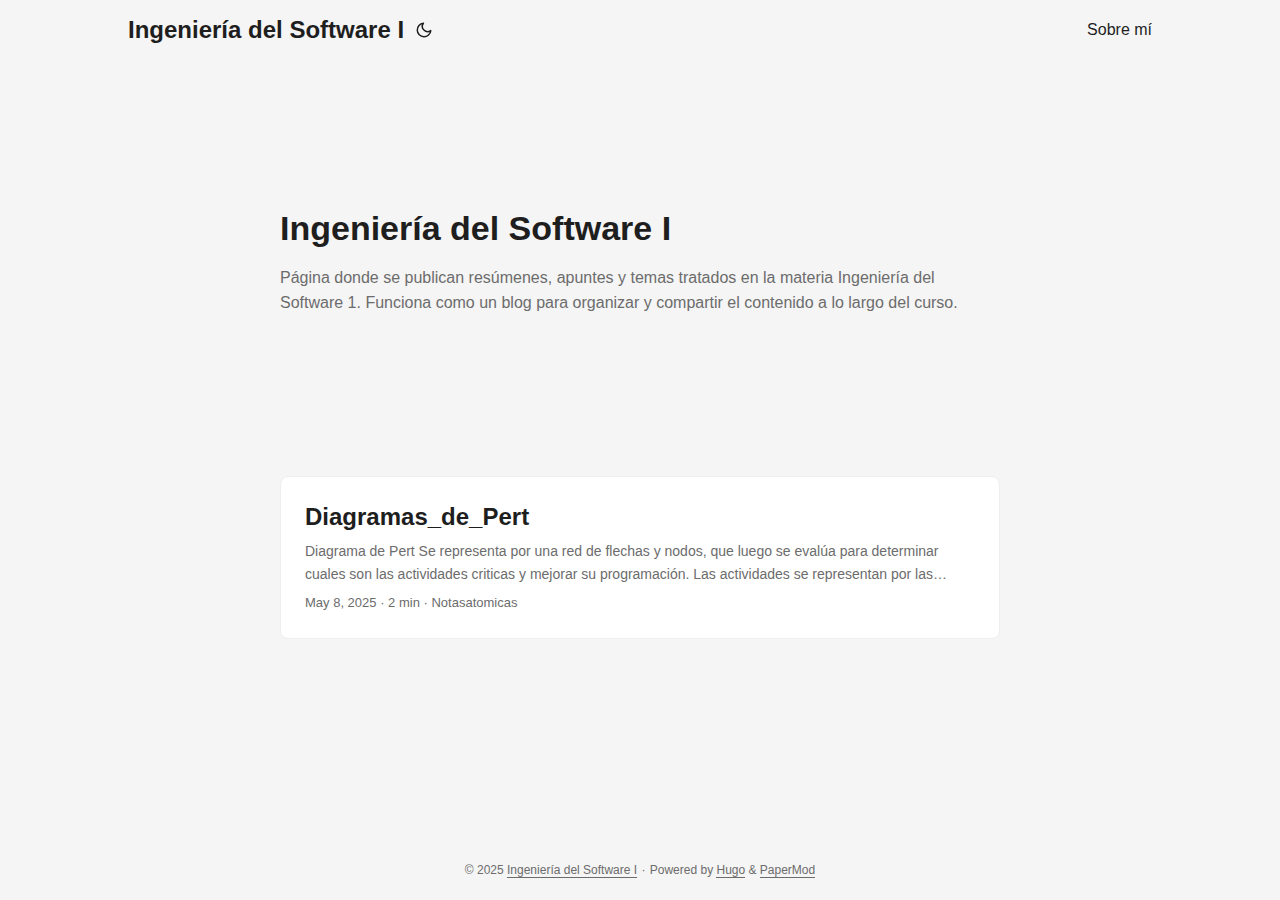
<file: index.html>
<!doctype html><html lang=en dir=auto><head><meta name=generator content="Hugo 0.147.2"><meta charset=utf-8><meta http-equiv=X-UA-Compatible content="IE=edge"><meta name=viewport content="width=device-width,initial-scale=1,shrink-to-fit=no"><meta name=robots content="index, follow"><title>Ingeniería del Software I</title>
<meta name=description content="Apuntes de la materia ISI"><meta name=author content="Notasatomicas"><link rel=canonical href=https://notasatomicas.github.io/><link crossorigin=anonymous href=/assets/css/stylesheet.f49d66caae9ea0fd43f21f29e71a8d3e284517ed770f2aa86fa012953ad3c9ef.css integrity="sha256-9J1myq6eoP1D8h8p5xqNPihFF+13Dyqob6ASlTrTye8=" rel="preload stylesheet" as=style><link rel=icon href=https://notasatomicas.github.io/favicon.ico><link rel=icon type=image/png sizes=16x16 href=https://notasatomicas.github.io/favicon-16x16.png><link rel=icon type=image/png sizes=32x32 href=https://notasatomicas.github.io/favicon-32x32.png><link rel=apple-touch-icon href=https://notasatomicas.github.io/apple-touch-icon.png><link rel=mask-icon href=https://notasatomicas.github.io/safari-pinned-tab.svg><meta name=theme-color content="#2e2e33"><meta name=msapplication-TileColor content="#2e2e33"><link rel=alternate type=application/rss+xml href=https://notasatomicas.github.io/index.xml><link rel=alternate hreflang=en href=https://notasatomicas.github.io/><noscript><style>#theme-toggle,.top-link{display:none}</style></noscript><meta property="og:url" content="https://notasatomicas.github.io/"><meta property="og:site_name" content="Ingeniería del Software I"><meta property="og:title" content="Ingeniería del Software I"><meta property="og:description" content="Apuntes de la materia ISI"><meta property="og:locale" content="es"><meta property="og:type" content="website"><meta name=twitter:card content="summary"><meta name=twitter:title content><meta name=twitter:description content="Apuntes de la materia ISI"><script type=application/ld+json>{"@context":"https://schema.org","@type":"Organization","name":"Ingeniería del Software I","url":"https://notasatomicas.github.io/","description":"Apuntes de la materia ISI","logo":"https://notasatomicas.github.io/favicon.ico","sameAs":[]}</script></head><body class=list id=top><script>localStorage.getItem("pref-theme")==="dark"&&document.body.classList.add("dark")</script><header class=header><nav class=nav><div class=logo><a href=https://notasatomicas.github.io/ accesskey=h title="Ingeniería del Software I (Alt + H)">Ingeniería del Software I</a><div class=logo-switches><button id=theme-toggle accesskey=t title="(Alt + T)" aria-label="Toggle theme"><svg id="moon" width="24" height="18" viewBox="0 0 24 24" fill="none" stroke="currentcolor" stroke-width="2" stroke-linecap="round" stroke-linejoin="round"><path d="M21 12.79A9 9 0 1111.21 3 7 7 0 0021 12.79z"/></svg><svg id="sun" width="24" height="18" viewBox="0 0 24 24" fill="none" stroke="currentcolor" stroke-width="2" stroke-linecap="round" stroke-linejoin="round"><circle cx="12" cy="12" r="5"/><line x1="12" y1="1" x2="12" y2="3"/><line x1="12" y1="21" x2="12" y2="23"/><line x1="4.22" y1="4.22" x2="5.64" y2="5.64"/><line x1="18.36" y1="18.36" x2="19.78" y2="19.78"/><line x1="1" y1="12" x2="3" y2="12"/><line x1="21" y1="12" x2="23" y2="12"/><line x1="4.22" y1="19.78" x2="5.64" y2="18.36"/><line x1="18.36" y1="5.64" x2="19.78" y2="4.22"/></svg></button></div></div><ul id=menu><li><a href=https://notasatomicas.github.io/about/ title="Sobre mí"><span>Sobre mí</span></a></li></ul></nav></header><main class=main><article class="first-entry home-info"><header class=entry-header><h1>Ingeniería del Software I</h1></header><div class=entry-content>Página donde se publican resúmenes, apuntes y temas tratados en la materia Ingeniería del Software 1. Funciona como un blog para organizar y compartir el contenido a lo largo del curso.</div><footer class=entry-footer><div class=social-icons></div></footer></article><article class=post-entry><header class=entry-header><h2 class=entry-hint-parent>Diagramas_de_Pert</h2></header><div class=entry-content><p>Diagrama de Pert Se representa por una red de flechas y nodos, que luego se evalúa para determinar cuales son las actividades criticas y mejorar su programación.
Las actividades se representan por las flechas.
Los nodos (eventos) sirven para:
Reconocer que una actividad terminó; Indicar que actividades necesitan concluirse antes de iniciar una nueva (precedencia); Los nodos pueden tener números o letras. [aca_van_una_img]
Ruta Crítica: es la ruta más larga. Indica la duración total del proyecto. Holgura: determina el tiempo que se dispone para terminar una tarea antes de que se arriesgue la duración total del proyecto. Dos actividades pueden iniciar en un mismo nodo pero no pueden finalizar en un mismo nodo [aca_van_dos_img]
...</p></div><footer class=entry-footer><span title='2025-05-08 12:22:28 -0300 -0300'>May 8, 2025</span>&nbsp;·&nbsp;2 min&nbsp;·&nbsp;Notasatomicas</footer><a class=entry-link aria-label="post link to Diagramas_de_Pert" href=https://notasatomicas.github.io/posts/diagramas_de_pert/></a></article></main><footer class=footer><span>&copy; 2025 <a href=https://notasatomicas.github.io/>Ingeniería del Software I</a></span> ·
<span>Powered by
<a href=https://gohugo.io/ rel="noopener noreferrer" target=_blank>Hugo</a> &
        <a href=https://github.com/adityatelange/hugo-PaperMod/ rel=noopener target=_blank>PaperMod</a></span></footer><a href=#top aria-label="go to top" title="Go to Top (Alt + G)" class=top-link id=top-link accesskey=g><svg viewBox="0 0 12 6" fill="currentcolor"><path d="M12 6H0l6-6z"/></svg>
</a><script>let menu=document.getElementById("menu");menu&&(menu.scrollLeft=localStorage.getItem("menu-scroll-position"),menu.onscroll=function(){localStorage.setItem("menu-scroll-position",menu.scrollLeft)}),document.querySelectorAll('a[href^="#"]').forEach(e=>{e.addEventListener("click",function(e){e.preventDefault();var t=this.getAttribute("href").substr(1);window.matchMedia("(prefers-reduced-motion: reduce)").matches?document.querySelector(`[id='${decodeURIComponent(t)}']`).scrollIntoView():document.querySelector(`[id='${decodeURIComponent(t)}']`).scrollIntoView({behavior:"smooth"}),t==="top"?history.replaceState(null,null," "):history.pushState(null,null,`#${t}`)})})</script><script>var mybutton=document.getElementById("top-link");window.onscroll=function(){document.body.scrollTop>800||document.documentElement.scrollTop>800?(mybutton.style.visibility="visible",mybutton.style.opacity="1"):(mybutton.style.visibility="hidden",mybutton.style.opacity="0")}</script><script>document.getElementById("theme-toggle").addEventListener("click",()=>{document.body.className.includes("dark")?(document.body.classList.remove("dark"),localStorage.setItem("pref-theme","light")):(document.body.classList.add("dark"),localStorage.setItem("pref-theme","dark"))})</script></body></html>
</file>
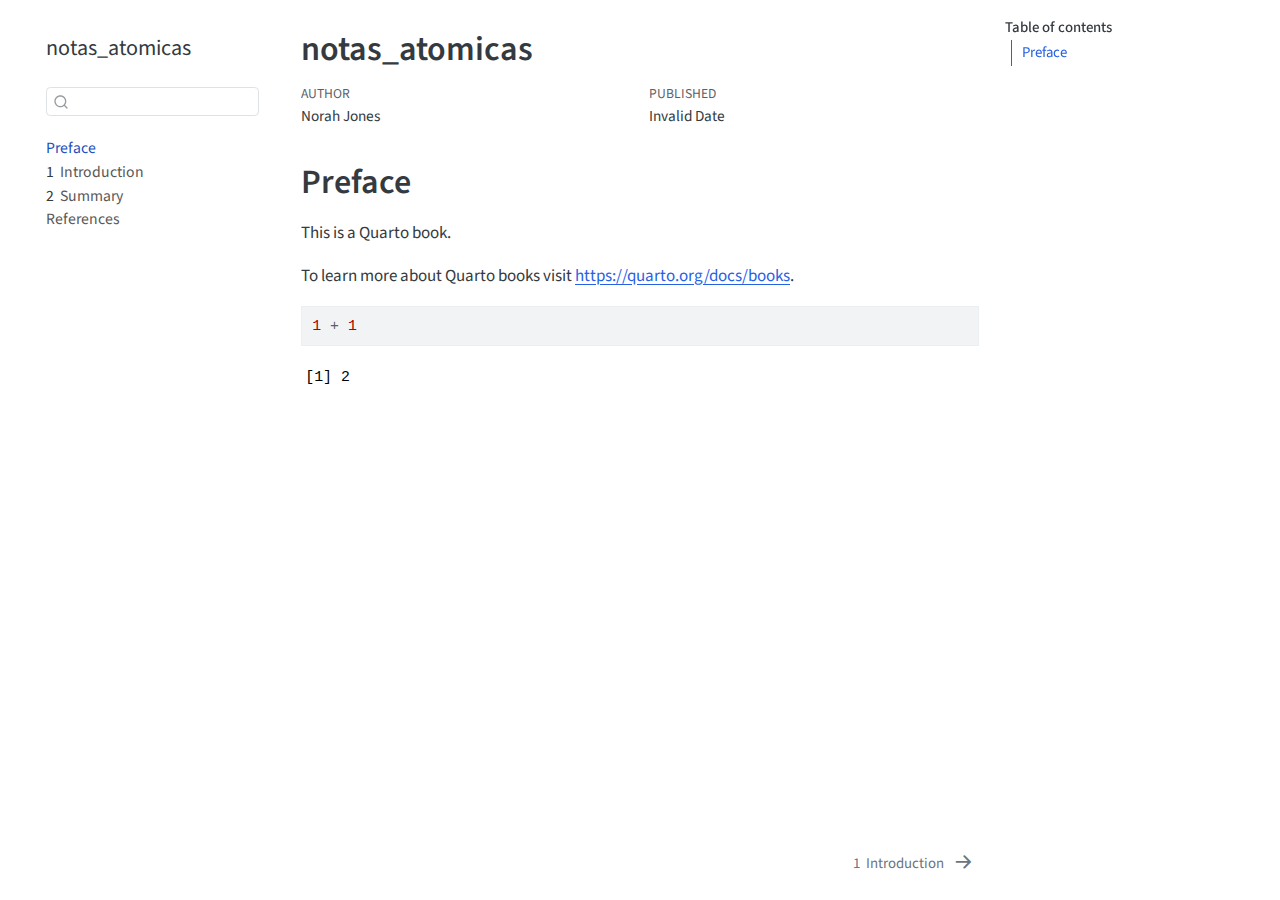
<file: _book/index.html>
<!DOCTYPE html>
<html xmlns="http://www.w3.org/1999/xhtml" lang="en" xml:lang="en"><head>

<meta charset="utf-8">
<meta name="generator" content="quarto-1.6.42">

<meta name="viewport" content="width=device-width, initial-scale=1.0, user-scalable=yes">

<meta name="author" content="Norah Jones">

<title>notas_atomicas</title>
<style>
code{white-space: pre-wrap;}
span.smallcaps{font-variant: small-caps;}
div.columns{display: flex; gap: min(4vw, 1.5em);}
div.column{flex: auto; overflow-x: auto;}
div.hanging-indent{margin-left: 1.5em; text-indent: -1.5em;}
ul.task-list{list-style: none;}
ul.task-list li input[type="checkbox"] {
  width: 0.8em;
  margin: 0 0.8em 0.2em -1em; /* quarto-specific, see https://github.com/quarto-dev/quarto-cli/issues/4556 */ 
  vertical-align: middle;
}
/* CSS for syntax highlighting */
pre > code.sourceCode { white-space: pre; position: relative; }
pre > code.sourceCode > span { line-height: 1.25; }
pre > code.sourceCode > span:empty { height: 1.2em; }
.sourceCode { overflow: visible; }
code.sourceCode > span { color: inherit; text-decoration: inherit; }
div.sourceCode { margin: 1em 0; }
pre.sourceCode { margin: 0; }
@media screen {
div.sourceCode { overflow: auto; }
}
@media print {
pre > code.sourceCode { white-space: pre-wrap; }
pre > code.sourceCode > span { display: inline-block; text-indent: -5em; padding-left: 5em; }
}
pre.numberSource code
  { counter-reset: source-line 0; }
pre.numberSource code > span
  { position: relative; left: -4em; counter-increment: source-line; }
pre.numberSource code > span > a:first-child::before
  { content: counter(source-line);
    position: relative; left: -1em; text-align: right; vertical-align: baseline;
    border: none; display: inline-block;
    -webkit-touch-callout: none; -webkit-user-select: none;
    -khtml-user-select: none; -moz-user-select: none;
    -ms-user-select: none; user-select: none;
    padding: 0 4px; width: 4em;
  }
pre.numberSource { margin-left: 3em;  padding-left: 4px; }
div.sourceCode
  {   }
@media screen {
pre > code.sourceCode > span > a:first-child::before { text-decoration: underline; }
}
</style>


<script src="site_libs/quarto-nav/quarto-nav.js"></script>
<script src="site_libs/quarto-nav/headroom.min.js"></script>
<script src="site_libs/clipboard/clipboard.min.js"></script>
<script src="site_libs/quarto-search/autocomplete.umd.js"></script>
<script src="site_libs/quarto-search/fuse.min.js"></script>
<script src="site_libs/quarto-search/quarto-search.js"></script>
<meta name="quarto:offset" content="./">
<link href="./intro.html" rel="next">
<script src="site_libs/quarto-html/quarto.js"></script>
<script src="site_libs/quarto-html/popper.min.js"></script>
<script src="site_libs/quarto-html/tippy.umd.min.js"></script>
<script src="site_libs/quarto-html/anchor.min.js"></script>
<link href="site_libs/quarto-html/tippy.css" rel="stylesheet">
<link href="site_libs/quarto-html/quarto-syntax-highlighting-2f5df379a58b258e96c21c0638c20c03.css" rel="stylesheet" id="quarto-text-highlighting-styles">
<script src="site_libs/bootstrap/bootstrap.min.js"></script>
<link href="site_libs/bootstrap/bootstrap-icons.css" rel="stylesheet">
<link href="site_libs/bootstrap/bootstrap-8da5b4427184b79ecddefad3d342027e.min.css" rel="stylesheet" append-hash="true" id="quarto-bootstrap" data-mode="light">
<script id="quarto-search-options" type="application/json">{
  "location": "sidebar",
  "copy-button": false,
  "collapse-after": 3,
  "panel-placement": "start",
  "type": "textbox",
  "limit": 50,
  "keyboard-shortcut": [
    "f",
    "/",
    "s"
  ],
  "show-item-context": false,
  "language": {
    "search-no-results-text": "No results",
    "search-matching-documents-text": "matching documents",
    "search-copy-link-title": "Copy link to search",
    "search-hide-matches-text": "Hide additional matches",
    "search-more-match-text": "more match in this document",
    "search-more-matches-text": "more matches in this document",
    "search-clear-button-title": "Clear",
    "search-text-placeholder": "",
    "search-detached-cancel-button-title": "Cancel",
    "search-submit-button-title": "Submit",
    "search-label": "Search"
  }
}</script>


</head>

<body class="nav-sidebar floating">

<div id="quarto-search-results"></div>
  <header id="quarto-header" class="headroom fixed-top">
  <nav class="quarto-secondary-nav">
    <div class="container-fluid d-flex">
      <button type="button" class="quarto-btn-toggle btn" data-bs-toggle="collapse" role="button" data-bs-target=".quarto-sidebar-collapse-item" aria-controls="quarto-sidebar" aria-expanded="false" aria-label="Toggle sidebar navigation" onclick="if (window.quartoToggleHeadroom) { window.quartoToggleHeadroom(); }">
        <i class="bi bi-layout-text-sidebar-reverse"></i>
      </button>
        <nav class="quarto-page-breadcrumbs" aria-label="breadcrumb"><ol class="breadcrumb"><li class="breadcrumb-item"><a href="./index.html">Preface</a></li></ol></nav>
        <a class="flex-grow-1" role="navigation" data-bs-toggle="collapse" data-bs-target=".quarto-sidebar-collapse-item" aria-controls="quarto-sidebar" aria-expanded="false" aria-label="Toggle sidebar navigation" onclick="if (window.quartoToggleHeadroom) { window.quartoToggleHeadroom(); }">      
        </a>
      <button type="button" class="btn quarto-search-button" aria-label="Search" onclick="window.quartoOpenSearch();">
        <i class="bi bi-search"></i>
      </button>
    </div>
  </nav>
</header>
<!-- content -->
<div id="quarto-content" class="quarto-container page-columns page-rows-contents page-layout-article">
<!-- sidebar -->
  <nav id="quarto-sidebar" class="sidebar collapse collapse-horizontal quarto-sidebar-collapse-item sidebar-navigation floating overflow-auto">
    <div class="pt-lg-2 mt-2 text-left sidebar-header">
    <div class="sidebar-title mb-0 py-0">
      <a href="./">notas_atomicas</a> 
    </div>
      </div>
        <div class="mt-2 flex-shrink-0 align-items-center">
        <div class="sidebar-search">
        <div id="quarto-search" class="" title="Search"></div>
        </div>
        </div>
    <div class="sidebar-menu-container"> 
    <ul class="list-unstyled mt-1">
        <li class="sidebar-item">
  <div class="sidebar-item-container"> 
  <a href="./index.html" class="sidebar-item-text sidebar-link active">
 <span class="menu-text">Preface</span></a>
  </div>
</li>
        <li class="sidebar-item">
  <div class="sidebar-item-container"> 
  <a href="./intro.html" class="sidebar-item-text sidebar-link">
 <span class="menu-text"><span class="chapter-number">1</span>&nbsp; <span class="chapter-title">Introduction</span></span></a>
  </div>
</li>
        <li class="sidebar-item">
  <div class="sidebar-item-container"> 
  <a href="./summary.html" class="sidebar-item-text sidebar-link">
 <span class="menu-text"><span class="chapter-number">2</span>&nbsp; <span class="chapter-title">Summary</span></span></a>
  </div>
</li>
        <li class="sidebar-item">
  <div class="sidebar-item-container"> 
  <a href="./references.html" class="sidebar-item-text sidebar-link">
 <span class="menu-text">References</span></a>
  </div>
</li>
    </ul>
    </div>
</nav>
<div id="quarto-sidebar-glass" class="quarto-sidebar-collapse-item" data-bs-toggle="collapse" data-bs-target=".quarto-sidebar-collapse-item"></div>
<!-- margin-sidebar -->
    <div id="quarto-margin-sidebar" class="sidebar margin-sidebar">
        <nav id="TOC" role="doc-toc" class="toc-active">
    <h2 id="toc-title">Table of contents</h2>
   
  <ul>
  <li><a href="#preface" id="toc-preface" class="nav-link active" data-scroll-target="#preface">Preface</a></li>
  </ul>
</nav>
    </div>
<!-- main -->
<main class="content" id="quarto-document-content">

<header id="title-block-header" class="quarto-title-block default">
<div class="quarto-title">
<h1 class="title">notas_atomicas</h1>
</div>



<div class="quarto-title-meta">

    <div>
    <div class="quarto-title-meta-heading">Author</div>
    <div class="quarto-title-meta-contents">
             <p>Norah Jones </p>
          </div>
  </div>
    
    <div>
    <div class="quarto-title-meta-heading">Published</div>
    <div class="quarto-title-meta-contents">
      <p class="date">Invalid Date</p>
    </div>
  </div>
  
    
  </div>
  


</header>


<section id="preface" class="level1 unnumbered">
<h1 class="unnumbered">Preface</h1>
<p>This is a Quarto book.</p>
<p>To learn more about Quarto books visit <a href="https://quarto.org/docs/books" class="uri">https://quarto.org/docs/books</a>.</p>
<div class="cell">
<div class="sourceCode cell-code" id="cb1"><pre class="sourceCode r code-with-copy"><code class="sourceCode r"><span id="cb1-1"><a href="#cb1-1" aria-hidden="true" tabindex="-1"></a><span class="dv">1</span> <span class="sc">+</span> <span class="dv">1</span></span></code><button title="Copy to Clipboard" class="code-copy-button"><i class="bi"></i></button></pre></div>
<div class="cell-output cell-output-stdout">
<pre><code>[1] 2</code></pre>
</div>
</div>


</section>

</main> <!-- /main -->
<script id="quarto-html-after-body" type="application/javascript">
window.document.addEventListener("DOMContentLoaded", function (event) {
  const toggleBodyColorMode = (bsSheetEl) => {
    const mode = bsSheetEl.getAttribute("data-mode");
    const bodyEl = window.document.querySelector("body");
    if (mode === "dark") {
      bodyEl.classList.add("quarto-dark");
      bodyEl.classList.remove("quarto-light");
    } else {
      bodyEl.classList.add("quarto-light");
      bodyEl.classList.remove("quarto-dark");
    }
  }
  const toggleBodyColorPrimary = () => {
    const bsSheetEl = window.document.querySelector("link#quarto-bootstrap");
    if (bsSheetEl) {
      toggleBodyColorMode(bsSheetEl);
    }
  }
  toggleBodyColorPrimary();  
  const icon = "";
  const anchorJS = new window.AnchorJS();
  anchorJS.options = {
    placement: 'right',
    icon: icon
  };
  anchorJS.add('.anchored');
  const isCodeAnnotation = (el) => {
    for (const clz of el.classList) {
      if (clz.startsWith('code-annotation-')) {                     
        return true;
      }
    }
    return false;
  }
  const onCopySuccess = function(e) {
    // button target
    const button = e.trigger;
    // don't keep focus
    button.blur();
    // flash "checked"
    button.classList.add('code-copy-button-checked');
    var currentTitle = button.getAttribute("title");
    button.setAttribute("title", "Copied!");
    let tooltip;
    if (window.bootstrap) {
      button.setAttribute("data-bs-toggle", "tooltip");
      button.setAttribute("data-bs-placement", "left");
      button.setAttribute("data-bs-title", "Copied!");
      tooltip = new bootstrap.Tooltip(button, 
        { trigger: "manual", 
          customClass: "code-copy-button-tooltip",
          offset: [0, -8]});
      tooltip.show();    
    }
    setTimeout(function() {
      if (tooltip) {
        tooltip.hide();
        button.removeAttribute("data-bs-title");
        button.removeAttribute("data-bs-toggle");
        button.removeAttribute("data-bs-placement");
      }
      button.setAttribute("title", currentTitle);
      button.classList.remove('code-copy-button-checked');
    }, 1000);
    // clear code selection
    e.clearSelection();
  }
  const getTextToCopy = function(trigger) {
      const codeEl = trigger.previousElementSibling.cloneNode(true);
      for (const childEl of codeEl.children) {
        if (isCodeAnnotation(childEl)) {
          childEl.remove();
        }
      }
      return codeEl.innerText;
  }
  const clipboard = new window.ClipboardJS('.code-copy-button:not([data-in-quarto-modal])', {
    text: getTextToCopy
  });
  clipboard.on('success', onCopySuccess);
  if (window.document.getElementById('quarto-embedded-source-code-modal')) {
    const clipboardModal = new window.ClipboardJS('.code-copy-button[data-in-quarto-modal]', {
      text: getTextToCopy,
      container: window.document.getElementById('quarto-embedded-source-code-modal')
    });
    clipboardModal.on('success', onCopySuccess);
  }
    var localhostRegex = new RegExp(/^(?:http|https):\/\/localhost\:?[0-9]*\//);
    var mailtoRegex = new RegExp(/^mailto:/);
      var filterRegex = new RegExp('/' + window.location.host + '/');
    var isInternal = (href) => {
        return filterRegex.test(href) || localhostRegex.test(href) || mailtoRegex.test(href);
    }
    // Inspect non-navigation links and adorn them if external
 	var links = window.document.querySelectorAll('a[href]:not(.nav-link):not(.navbar-brand):not(.toc-action):not(.sidebar-link):not(.sidebar-item-toggle):not(.pagination-link):not(.no-external):not([aria-hidden]):not(.dropdown-item):not(.quarto-navigation-tool):not(.about-link)');
    for (var i=0; i<links.length; i++) {
      const link = links[i];
      if (!isInternal(link.href)) {
        // undo the damage that might have been done by quarto-nav.js in the case of
        // links that we want to consider external
        if (link.dataset.originalHref !== undefined) {
          link.href = link.dataset.originalHref;
        }
      }
    }
  function tippyHover(el, contentFn, onTriggerFn, onUntriggerFn) {
    const config = {
      allowHTML: true,
      maxWidth: 500,
      delay: 100,
      arrow: false,
      appendTo: function(el) {
          return el.parentElement;
      },
      interactive: true,
      interactiveBorder: 10,
      theme: 'quarto',
      placement: 'bottom-start',
    };
    if (contentFn) {
      config.content = contentFn;
    }
    if (onTriggerFn) {
      config.onTrigger = onTriggerFn;
    }
    if (onUntriggerFn) {
      config.onUntrigger = onUntriggerFn;
    }
    window.tippy(el, config); 
  }
  const noterefs = window.document.querySelectorAll('a[role="doc-noteref"]');
  for (var i=0; i<noterefs.length; i++) {
    const ref = noterefs[i];
    tippyHover(ref, function() {
      // use id or data attribute instead here
      let href = ref.getAttribute('data-footnote-href') || ref.getAttribute('href');
      try { href = new URL(href).hash; } catch {}
      const id = href.replace(/^#\/?/, "");
      const note = window.document.getElementById(id);
      if (note) {
        return note.innerHTML;
      } else {
        return "";
      }
    });
  }
  const xrefs = window.document.querySelectorAll('a.quarto-xref');
  const processXRef = (id, note) => {
    // Strip column container classes
    const stripColumnClz = (el) => {
      el.classList.remove("page-full", "page-columns");
      if (el.children) {
        for (const child of el.children) {
          stripColumnClz(child);
        }
      }
    }
    stripColumnClz(note)
    if (id === null || id.startsWith('sec-')) {
      // Special case sections, only their first couple elements
      const container = document.createElement("div");
      if (note.children && note.children.length > 2) {
        container.appendChild(note.children[0].cloneNode(true));
        for (let i = 1; i < note.children.length; i++) {
          const child = note.children[i];
          if (child.tagName === "P" && child.innerText === "") {
            continue;
          } else {
            container.appendChild(child.cloneNode(true));
            break;
          }
        }
        if (window.Quarto?.typesetMath) {
          window.Quarto.typesetMath(container);
        }
        return container.innerHTML
      } else {
        if (window.Quarto?.typesetMath) {
          window.Quarto.typesetMath(note);
        }
        return note.innerHTML;
      }
    } else {
      // Remove any anchor links if they are present
      const anchorLink = note.querySelector('a.anchorjs-link');
      if (anchorLink) {
        anchorLink.remove();
      }
      if (window.Quarto?.typesetMath) {
        window.Quarto.typesetMath(note);
      }
      if (note.classList.contains("callout")) {
        return note.outerHTML;
      } else {
        return note.innerHTML;
      }
    }
  }
  for (var i=0; i<xrefs.length; i++) {
    const xref = xrefs[i];
    tippyHover(xref, undefined, function(instance) {
      instance.disable();
      let url = xref.getAttribute('href');
      let hash = undefined; 
      if (url.startsWith('#')) {
        hash = url;
      } else {
        try { hash = new URL(url).hash; } catch {}
      }
      if (hash) {
        const id = hash.replace(/^#\/?/, "");
        const note = window.document.getElementById(id);
        if (note !== null) {
          try {
            const html = processXRef(id, note.cloneNode(true));
            instance.setContent(html);
          } finally {
            instance.enable();
            instance.show();
          }
        } else {
          // See if we can fetch this
          fetch(url.split('#')[0])
          .then(res => res.text())
          .then(html => {
            const parser = new DOMParser();
            const htmlDoc = parser.parseFromString(html, "text/html");
            const note = htmlDoc.getElementById(id);
            if (note !== null) {
              const html = processXRef(id, note);
              instance.setContent(html);
            } 
          }).finally(() => {
            instance.enable();
            instance.show();
          });
        }
      } else {
        // See if we can fetch a full url (with no hash to target)
        // This is a special case and we should probably do some content thinning / targeting
        fetch(url)
        .then(res => res.text())
        .then(html => {
          const parser = new DOMParser();
          const htmlDoc = parser.parseFromString(html, "text/html");
          const note = htmlDoc.querySelector('main.content');
          if (note !== null) {
            // This should only happen for chapter cross references
            // (since there is no id in the URL)
            // remove the first header
            if (note.children.length > 0 && note.children[0].tagName === "HEADER") {
              note.children[0].remove();
            }
            const html = processXRef(null, note);
            instance.setContent(html);
          } 
        }).finally(() => {
          instance.enable();
          instance.show();
        });
      }
    }, function(instance) {
    });
  }
      let selectedAnnoteEl;
      const selectorForAnnotation = ( cell, annotation) => {
        let cellAttr = 'data-code-cell="' + cell + '"';
        let lineAttr = 'data-code-annotation="' +  annotation + '"';
        const selector = 'span[' + cellAttr + '][' + lineAttr + ']';
        return selector;
      }
      const selectCodeLines = (annoteEl) => {
        const doc = window.document;
        const targetCell = annoteEl.getAttribute("data-target-cell");
        const targetAnnotation = annoteEl.getAttribute("data-target-annotation");
        const annoteSpan = window.document.querySelector(selectorForAnnotation(targetCell, targetAnnotation));
        const lines = annoteSpan.getAttribute("data-code-lines").split(",");
        const lineIds = lines.map((line) => {
          return targetCell + "-" + line;
        })
        let top = null;
        let height = null;
        let parent = null;
        if (lineIds.length > 0) {
            //compute the position of the single el (top and bottom and make a div)
            const el = window.document.getElementById(lineIds[0]);
            top = el.offsetTop;
            height = el.offsetHeight;
            parent = el.parentElement.parentElement;
          if (lineIds.length > 1) {
            const lastEl = window.document.getElementById(lineIds[lineIds.length - 1]);
            const bottom = lastEl.offsetTop + lastEl.offsetHeight;
            height = bottom - top;
          }
          if (top !== null && height !== null && parent !== null) {
            // cook up a div (if necessary) and position it 
            let div = window.document.getElementById("code-annotation-line-highlight");
            if (div === null) {
              div = window.document.createElement("div");
              div.setAttribute("id", "code-annotation-line-highlight");
              div.style.position = 'absolute';
              parent.appendChild(div);
            }
            div.style.top = top - 2 + "px";
            div.style.height = height + 4 + "px";
            div.style.left = 0;
            let gutterDiv = window.document.getElementById("code-annotation-line-highlight-gutter");
            if (gutterDiv === null) {
              gutterDiv = window.document.createElement("div");
              gutterDiv.setAttribute("id", "code-annotation-line-highlight-gutter");
              gutterDiv.style.position = 'absolute';
              const codeCell = window.document.getElementById(targetCell);
              const gutter = codeCell.querySelector('.code-annotation-gutter');
              gutter.appendChild(gutterDiv);
            }
            gutterDiv.style.top = top - 2 + "px";
            gutterDiv.style.height = height + 4 + "px";
          }
          selectedAnnoteEl = annoteEl;
        }
      };
      const unselectCodeLines = () => {
        const elementsIds = ["code-annotation-line-highlight", "code-annotation-line-highlight-gutter"];
        elementsIds.forEach((elId) => {
          const div = window.document.getElementById(elId);
          if (div) {
            div.remove();
          }
        });
        selectedAnnoteEl = undefined;
      };
        // Handle positioning of the toggle
    window.addEventListener(
      "resize",
      throttle(() => {
        elRect = undefined;
        if (selectedAnnoteEl) {
          selectCodeLines(selectedAnnoteEl);
        }
      }, 10)
    );
    function throttle(fn, ms) {
    let throttle = false;
    let timer;
      return (...args) => {
        if(!throttle) { // first call gets through
            fn.apply(this, args);
            throttle = true;
        } else { // all the others get throttled
            if(timer) clearTimeout(timer); // cancel #2
            timer = setTimeout(() => {
              fn.apply(this, args);
              timer = throttle = false;
            }, ms);
        }
      };
    }
      // Attach click handler to the DT
      const annoteDls = window.document.querySelectorAll('dt[data-target-cell]');
      for (const annoteDlNode of annoteDls) {
        annoteDlNode.addEventListener('click', (event) => {
          const clickedEl = event.target;
          if (clickedEl !== selectedAnnoteEl) {
            unselectCodeLines();
            const activeEl = window.document.querySelector('dt[data-target-cell].code-annotation-active');
            if (activeEl) {
              activeEl.classList.remove('code-annotation-active');
            }
            selectCodeLines(clickedEl);
            clickedEl.classList.add('code-annotation-active');
          } else {
            // Unselect the line
            unselectCodeLines();
            clickedEl.classList.remove('code-annotation-active');
          }
        });
      }
  const findCites = (el) => {
    const parentEl = el.parentElement;
    if (parentEl) {
      const cites = parentEl.dataset.cites;
      if (cites) {
        return {
          el,
          cites: cites.split(' ')
        };
      } else {
        return findCites(el.parentElement)
      }
    } else {
      return undefined;
    }
  };
  var bibliorefs = window.document.querySelectorAll('a[role="doc-biblioref"]');
  for (var i=0; i<bibliorefs.length; i++) {
    const ref = bibliorefs[i];
    const citeInfo = findCites(ref);
    if (citeInfo) {
      tippyHover(citeInfo.el, function() {
        var popup = window.document.createElement('div');
        citeInfo.cites.forEach(function(cite) {
          var citeDiv = window.document.createElement('div');
          citeDiv.classList.add('hanging-indent');
          citeDiv.classList.add('csl-entry');
          var biblioDiv = window.document.getElementById('ref-' + cite);
          if (biblioDiv) {
            citeDiv.innerHTML = biblioDiv.innerHTML;
          }
          popup.appendChild(citeDiv);
        });
        return popup.innerHTML;
      });
    }
  }
});
</script>
<nav class="page-navigation">
  <div class="nav-page nav-page-previous">
  </div>
  <div class="nav-page nav-page-next">
      <a href="./intro.html" class="pagination-link" aria-label="Introduction">
        <span class="nav-page-text"><span class="chapter-number">1</span>&nbsp; <span class="chapter-title">Introduction</span></span> <i class="bi bi-arrow-right-short"></i>
      </a>
  </div>
</nav>
</div> <!-- /content -->




</body></html>
</file>
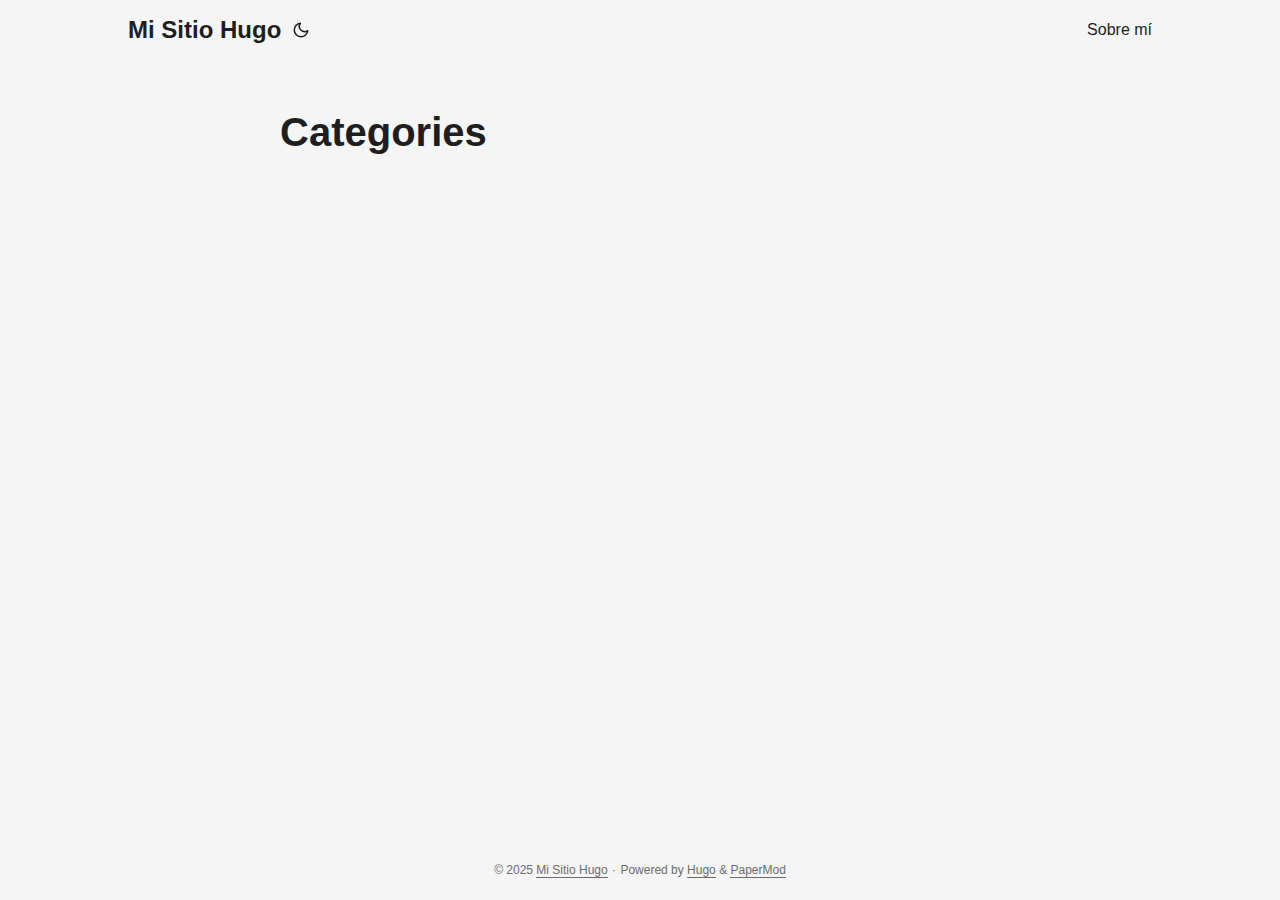
<file: categories/index.html>
<!doctype html><html lang=en dir=auto><head><meta charset=utf-8><meta http-equiv=X-UA-Compatible content="IE=edge"><meta name=viewport content="width=device-width,initial-scale=1,shrink-to-fit=no"><meta name=robots content="index, follow"><title>Categories | Mi Sitio Hugo</title>
<meta name=keywords content><meta name=description content="Un blog usando el tema PaperMod"><meta name=author content="Tu nombre"><link rel=canonical href=https://notasatomicas.github.io/categories/><link crossorigin=anonymous href=/assets/css/stylesheet.f49d66caae9ea0fd43f21f29e71a8d3e284517ed770f2aa86fa012953ad3c9ef.css integrity="sha256-9J1myq6eoP1D8h8p5xqNPihFF+13Dyqob6ASlTrTye8=" rel="preload stylesheet" as=style><link rel=icon href=https://notasatomicas.github.io/favicon.ico><link rel=icon type=image/png sizes=16x16 href=https://notasatomicas.github.io/favicon-16x16.png><link rel=icon type=image/png sizes=32x32 href=https://notasatomicas.github.io/favicon-32x32.png><link rel=apple-touch-icon href=https://notasatomicas.github.io/apple-touch-icon.png><link rel=mask-icon href=https://notasatomicas.github.io/safari-pinned-tab.svg><meta name=theme-color content="#2e2e33"><meta name=msapplication-TileColor content="#2e2e33"><link rel=alternate type=application/rss+xml href=https://notasatomicas.github.io/categories/index.xml><link rel=alternate hreflang=en href=https://notasatomicas.github.io/categories/><noscript><style>#theme-toggle,.top-link{display:none}</style></noscript><meta property="og:url" content="https://notasatomicas.github.io/categories/"><meta property="og:site_name" content="Mi Sitio Hugo"><meta property="og:title" content="Categories"><meta property="og:description" content="Un blog usando el tema PaperMod"><meta property="og:locale" content="es"><meta property="og:type" content="website"><meta name=twitter:card content="summary"><meta name=twitter:title content="Categories"><meta name=twitter:description content="Un blog usando el tema PaperMod"></head><body class=list id=top><script>localStorage.getItem("pref-theme")==="dark"&&document.body.classList.add("dark")</script><header class=header><nav class=nav><div class=logo><a href=https://notasatomicas.github.io/ accesskey=h title="Mi Sitio Hugo (Alt + H)">Mi Sitio Hugo</a><div class=logo-switches><button id=theme-toggle accesskey=t title="(Alt + T)" aria-label="Toggle theme"><svg id="moon" width="24" height="18" viewBox="0 0 24 24" fill="none" stroke="currentcolor" stroke-width="2" stroke-linecap="round" stroke-linejoin="round"><path d="M21 12.79A9 9 0 1111.21 3 7 7 0 0021 12.79z"/></svg><svg id="sun" width="24" height="18" viewBox="0 0 24 24" fill="none" stroke="currentcolor" stroke-width="2" stroke-linecap="round" stroke-linejoin="round"><circle cx="12" cy="12" r="5"/><line x1="12" y1="1" x2="12" y2="3"/><line x1="12" y1="21" x2="12" y2="23"/><line x1="4.22" y1="4.22" x2="5.64" y2="5.64"/><line x1="18.36" y1="18.36" x2="19.78" y2="19.78"/><line x1="1" y1="12" x2="3" y2="12"/><line x1="21" y1="12" x2="23" y2="12"/><line x1="4.22" y1="19.78" x2="5.64" y2="18.36"/><line x1="18.36" y1="5.64" x2="19.78" y2="4.22"/></svg></button></div></div><ul id=menu><li><a href=https://notasatomicas.github.io/about/ title="Sobre mí"><span>Sobre mí</span></a></li></ul></nav></header><main class=main><header class=page-header><h1>Categories</h1></header><ul class=terms-tags></ul></main><footer class=footer><span>&copy; 2025 <a href=https://notasatomicas.github.io/>Mi Sitio Hugo</a></span> ·
<span>Powered by
<a href=https://gohugo.io/ rel="noopener noreferrer" target=_blank>Hugo</a> &
        <a href=https://github.com/adityatelange/hugo-PaperMod/ rel=noopener target=_blank>PaperMod</a></span></footer><a href=#top aria-label="go to top" title="Go to Top (Alt + G)" class=top-link id=top-link accesskey=g><svg viewBox="0 0 12 6" fill="currentcolor"><path d="M12 6H0l6-6z"/></svg>
</a><script>let menu=document.getElementById("menu");menu&&(menu.scrollLeft=localStorage.getItem("menu-scroll-position"),menu.onscroll=function(){localStorage.setItem("menu-scroll-position",menu.scrollLeft)}),document.querySelectorAll('a[href^="#"]').forEach(e=>{e.addEventListener("click",function(e){e.preventDefault();var t=this.getAttribute("href").substr(1);window.matchMedia("(prefers-reduced-motion: reduce)").matches?document.querySelector(`[id='${decodeURIComponent(t)}']`).scrollIntoView():document.querySelector(`[id='${decodeURIComponent(t)}']`).scrollIntoView({behavior:"smooth"}),t==="top"?history.replaceState(null,null," "):history.pushState(null,null,`#${t}`)})})</script><script>var mybutton=document.getElementById("top-link");window.onscroll=function(){document.body.scrollTop>800||document.documentElement.scrollTop>800?(mybutton.style.visibility="visible",mybutton.style.opacity="1"):(mybutton.style.visibility="hidden",mybutton.style.opacity="0")}</script><script>document.getElementById("theme-toggle").addEventListener("click",()=>{document.body.className.includes("dark")?(document.body.classList.remove("dark"),localStorage.setItem("pref-theme","light")):(document.body.classList.add("dark"),localStorage.setItem("pref-theme","dark"))})</script></body></html>
</file>
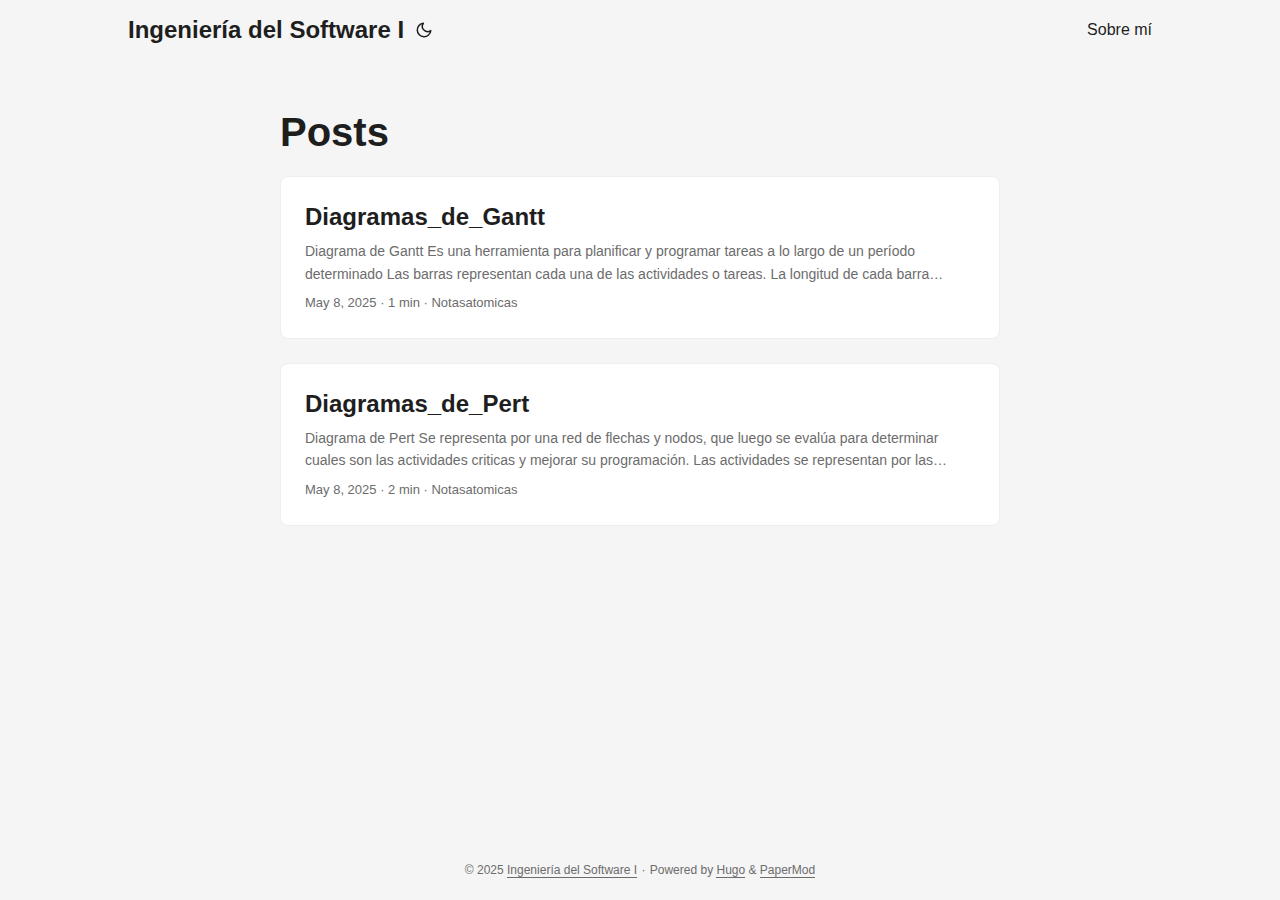
<file: posts/index.html>
<!doctype html><html lang=en dir=auto><head><meta charset=utf-8><meta http-equiv=X-UA-Compatible content="IE=edge"><meta name=viewport content="width=device-width,initial-scale=1,shrink-to-fit=no"><meta name=robots content="index, follow"><title>Posts | Ingeniería del Software I</title>
<meta name=keywords content><meta name=description content="Posts - Ingeniería del Software I"><meta name=author content="Notasatomicas"><link rel=canonical href=https://notasatomicas.github.io/posts/><link crossorigin=anonymous href=/assets/css/stylesheet.f49d66caae9ea0fd43f21f29e71a8d3e284517ed770f2aa86fa012953ad3c9ef.css integrity="sha256-9J1myq6eoP1D8h8p5xqNPihFF+13Dyqob6ASlTrTye8=" rel="preload stylesheet" as=style><link rel=icon href=https://notasatomicas.github.io/favicon.ico><link rel=icon type=image/png sizes=16x16 href=https://notasatomicas.github.io/favicon-16x16.png><link rel=icon type=image/png sizes=32x32 href=https://notasatomicas.github.io/favicon-32x32.png><link rel=apple-touch-icon href=https://notasatomicas.github.io/apple-touch-icon.png><link rel=mask-icon href=https://notasatomicas.github.io/safari-pinned-tab.svg><meta name=theme-color content="#2e2e33"><meta name=msapplication-TileColor content="#2e2e33"><link rel=alternate type=application/rss+xml href=https://notasatomicas.github.io/posts/index.xml><link rel=alternate hreflang=en href=https://notasatomicas.github.io/posts/><noscript><style>#theme-toggle,.top-link{display:none}</style></noscript><meta property="og:url" content="https://notasatomicas.github.io/posts/"><meta property="og:site_name" content="Ingeniería del Software I"><meta property="og:title" content="Posts"><meta property="og:description" content="Apuntes de la materia ISI"><meta property="og:locale" content="es"><meta property="og:type" content="website"><meta name=twitter:card content="summary"><meta name=twitter:title content="Posts"><meta name=twitter:description content="Apuntes de la materia ISI"><script type=application/ld+json>{"@context":"https://schema.org","@type":"BreadcrumbList","itemListElement":[{"@type":"ListItem","position":1,"name":"Posts","item":"https://notasatomicas.github.io/posts/"}]}</script></head><body class=list id=top><script>localStorage.getItem("pref-theme")==="dark"&&document.body.classList.add("dark")</script><header class=header><nav class=nav><div class=logo><a href=https://notasatomicas.github.io/ accesskey=h title="Ingeniería del Software I (Alt + H)">Ingeniería del Software I</a><div class=logo-switches><button id=theme-toggle accesskey=t title="(Alt + T)" aria-label="Toggle theme"><svg id="moon" width="24" height="18" viewBox="0 0 24 24" fill="none" stroke="currentcolor" stroke-width="2" stroke-linecap="round" stroke-linejoin="round"><path d="M21 12.79A9 9 0 1111.21 3 7 7 0 0021 12.79z"/></svg><svg id="sun" width="24" height="18" viewBox="0 0 24 24" fill="none" stroke="currentcolor" stroke-width="2" stroke-linecap="round" stroke-linejoin="round"><circle cx="12" cy="12" r="5"/><line x1="12" y1="1" x2="12" y2="3"/><line x1="12" y1="21" x2="12" y2="23"/><line x1="4.22" y1="4.22" x2="5.64" y2="5.64"/><line x1="18.36" y1="18.36" x2="19.78" y2="19.78"/><line x1="1" y1="12" x2="3" y2="12"/><line x1="21" y1="12" x2="23" y2="12"/><line x1="4.22" y1="19.78" x2="5.64" y2="18.36"/><line x1="18.36" y1="5.64" x2="19.78" y2="4.22"/></svg></button></div></div><ul id=menu><li><a href=https://notasatomicas.github.io/about/ title="Sobre mí"><span>Sobre mí</span></a></li></ul></nav></header><main class=main><header class=page-header><h1>Posts</h1></header><article class=post-entry><header class=entry-header><h2 class=entry-hint-parent>Diagramas_de_Gantt</h2></header><div class=entry-content><p>Diagrama de Gantt Es una herramienta para planificar y programar tareas a lo largo de un período determinado
Las barras representan cada una de las actividades o tareas. La longitud de cada barra representa la duración.
Ventajas Una ventaja importante de los gráficos de Gantt es que muestra claramente el solapamiento de actividades.
Fáciles de entender debido a su formato lineal.
El orden de las tareas es muy claro.
Desventajas A diferencia de los gráficos de Pert los gráficos de Gantt no muestran claramente las dependencias que existe entre tareas
...</p></div><footer class=entry-footer><span title='2025-05-08 12:53:48 -0300 -0300'>May 8, 2025</span>&nbsp;·&nbsp;1 min&nbsp;·&nbsp;Notasatomicas</footer><a class=entry-link aria-label="post link to Diagramas_de_Gantt" href=https://notasatomicas.github.io/posts/diagramas_de_gantt/></a></article><article class=post-entry><header class=entry-header><h2 class=entry-hint-parent>Diagramas_de_Pert</h2></header><div class=entry-content><p>Diagrama de Pert Se representa por una red de flechas y nodos, que luego se evalúa para determinar cuales son las actividades criticas y mejorar su programación.
Las actividades se representan por las flechas.
Los nodos (eventos) sirven para:
Reconocer que una actividad terminó; Indicar que actividades necesitan concluirse antes de iniciar una nueva (precedencia); Los nodos pueden tener números o letras. [aca_van_una_img]
Ruta Crítica: es la ruta más larga. Indica la duración total del proyecto. Holgura: determina el tiempo que se dispone para terminar una tarea antes de que se arriesgue la duración total del proyecto. Dos actividades pueden iniciar en un mismo nodo pero no pueden finalizar en un mismo nodo [aca_van_dos_img]
...</p></div><footer class=entry-footer><span title='2025-05-08 12:22:28 -0300 -0300'>May 8, 2025</span>&nbsp;·&nbsp;2 min&nbsp;·&nbsp;Notasatomicas</footer><a class=entry-link aria-label="post link to Diagramas_de_Pert" href=https://notasatomicas.github.io/posts/diagramas_de_pert/></a></article></main><footer class=footer><span>&copy; 2025 <a href=https://notasatomicas.github.io/>Ingeniería del Software I</a></span> ·
<span>Powered by
<a href=https://gohugo.io/ rel="noopener noreferrer" target=_blank>Hugo</a> &
        <a href=https://github.com/adityatelange/hugo-PaperMod/ rel=noopener target=_blank>PaperMod</a></span></footer><a href=#top aria-label="go to top" title="Go to Top (Alt + G)" class=top-link id=top-link accesskey=g><svg viewBox="0 0 12 6" fill="currentcolor"><path d="M12 6H0l6-6z"/></svg>
</a><script>let menu=document.getElementById("menu");menu&&(menu.scrollLeft=localStorage.getItem("menu-scroll-position"),menu.onscroll=function(){localStorage.setItem("menu-scroll-position",menu.scrollLeft)}),document.querySelectorAll('a[href^="#"]').forEach(e=>{e.addEventListener("click",function(e){e.preventDefault();var t=this.getAttribute("href").substr(1);window.matchMedia("(prefers-reduced-motion: reduce)").matches?document.querySelector(`[id='${decodeURIComponent(t)}']`).scrollIntoView():document.querySelector(`[id='${decodeURIComponent(t)}']`).scrollIntoView({behavior:"smooth"}),t==="top"?history.replaceState(null,null," "):history.pushState(null,null,`#${t}`)})})</script><script>var mybutton=document.getElementById("top-link");window.onscroll=function(){document.body.scrollTop>800||document.documentElement.scrollTop>800?(mybutton.style.visibility="visible",mybutton.style.opacity="1"):(mybutton.style.visibility="hidden",mybutton.style.opacity="0")}</script><script>document.getElementById("theme-toggle").addEventListener("click",()=>{document.body.className.includes("dark")?(document.body.classList.remove("dark"),localStorage.setItem("pref-theme","light")):(document.body.classList.add("dark"),localStorage.setItem("pref-theme","dark"))})</script></body></html>
</file>
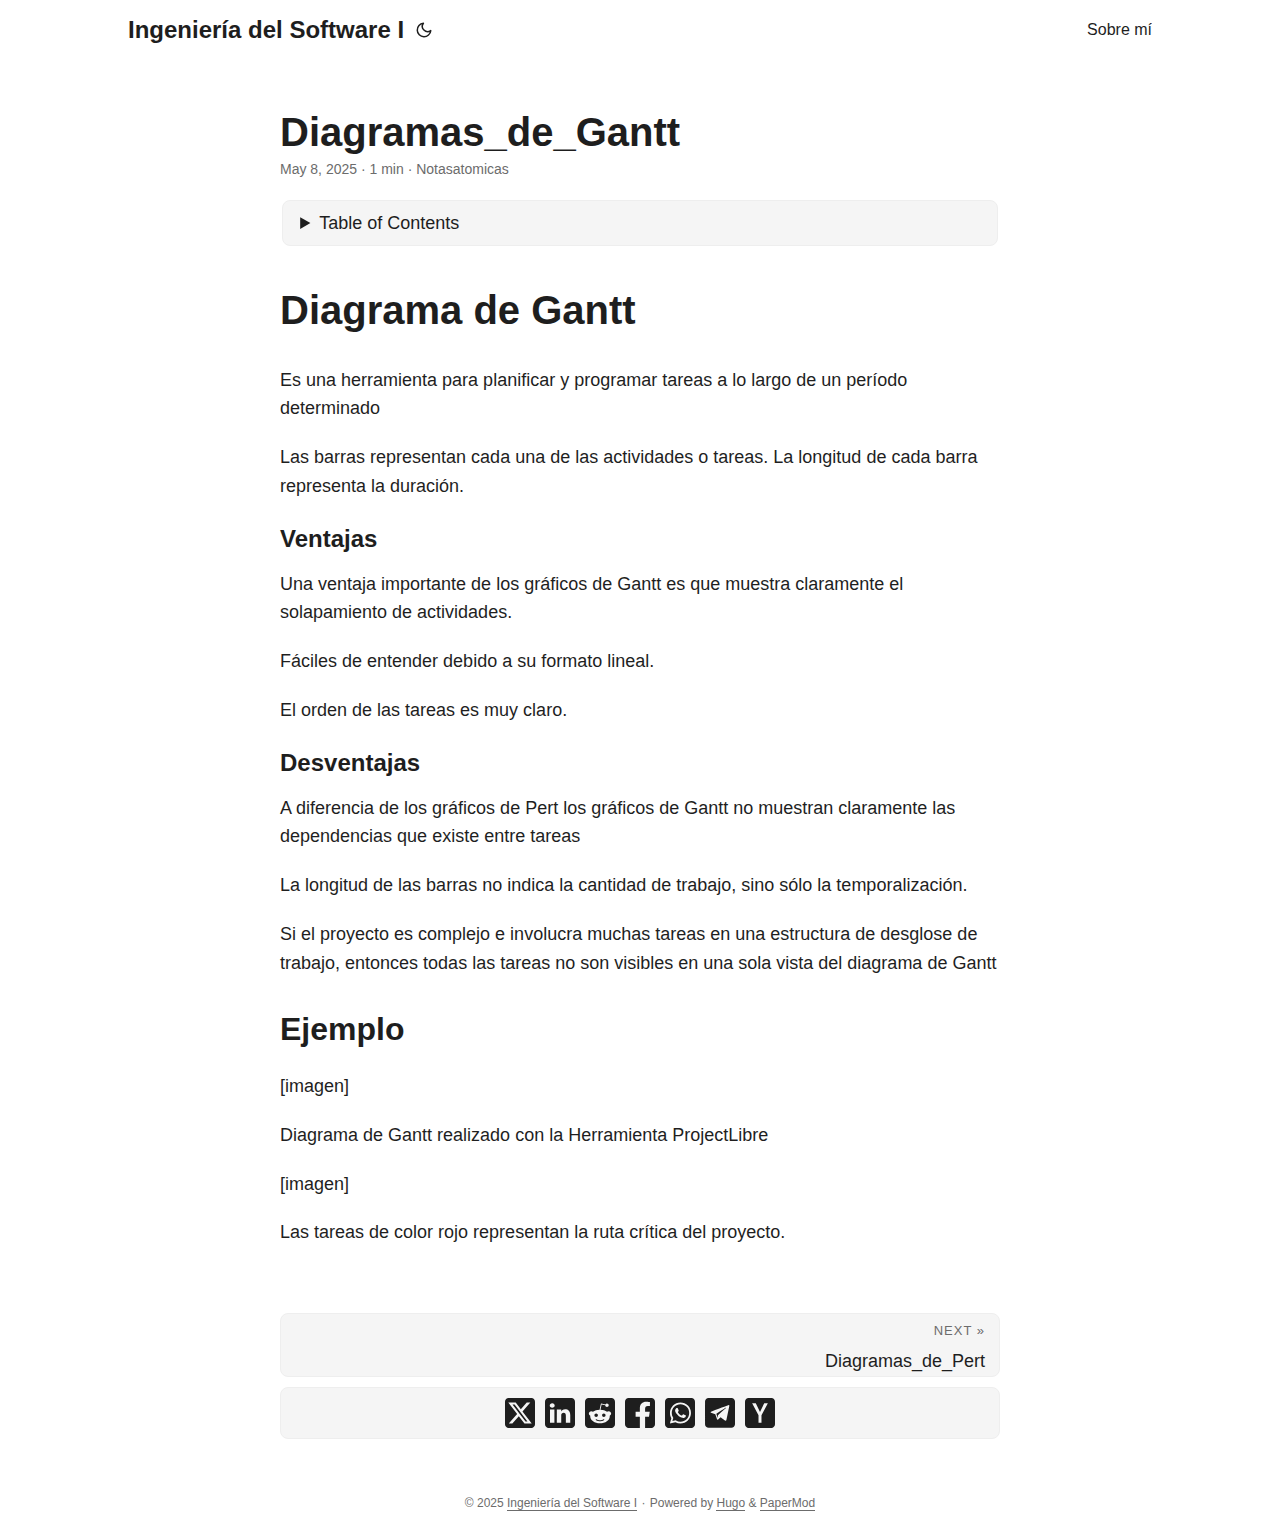
<file: posts/diagramas_de_gantt/index.html>
<!doctype html><html lang=en dir=auto><head><meta charset=utf-8><meta http-equiv=X-UA-Compatible content="IE=edge"><meta name=viewport content="width=device-width,initial-scale=1,shrink-to-fit=no"><meta name=robots content="index, follow"><title>Diagramas_de_Gantt | Ingeniería del Software I</title>
<meta name=keywords content><meta name=description content="Diagrama de Gantt
Es una herramienta para planificar y programar tareas a lo largo de un período determinado
Las barras representan cada una de las actividades o tareas. La longitud de cada barra representa la duración.
Ventajas
Una ventaja importante de los gráficos de Gantt es que muestra claramente el
solapamiento de actividades.
Fáciles de entender debido a su formato lineal.
El orden de las tareas es muy claro.
Desventajas
A diferencia de los gráficos de Pert los gráficos de Gantt no muestran claramente las dependencias que existe entre tareas"><meta name=author content="Notasatomicas"><link rel=canonical href=https://notasatomicas.github.io/posts/diagramas_de_gantt/><link crossorigin=anonymous href=/assets/css/stylesheet.f49d66caae9ea0fd43f21f29e71a8d3e284517ed770f2aa86fa012953ad3c9ef.css integrity="sha256-9J1myq6eoP1D8h8p5xqNPihFF+13Dyqob6ASlTrTye8=" rel="preload stylesheet" as=style><link rel=icon href=https://notasatomicas.github.io/favicon.ico><link rel=icon type=image/png sizes=16x16 href=https://notasatomicas.github.io/favicon-16x16.png><link rel=icon type=image/png sizes=32x32 href=https://notasatomicas.github.io/favicon-32x32.png><link rel=apple-touch-icon href=https://notasatomicas.github.io/apple-touch-icon.png><link rel=mask-icon href=https://notasatomicas.github.io/safari-pinned-tab.svg><meta name=theme-color content="#2e2e33"><meta name=msapplication-TileColor content="#2e2e33"><link rel=alternate hreflang=en href=https://notasatomicas.github.io/posts/diagramas_de_gantt/><noscript><style>#theme-toggle,.top-link{display:none}</style></noscript><meta property="og:url" content="https://notasatomicas.github.io/posts/diagramas_de_gantt/"><meta property="og:site_name" content="Ingeniería del Software I"><meta property="og:title" content="Diagramas_de_Gantt"><meta property="og:description" content="Diagrama de Gantt Es una herramienta para planificar y programar tareas a lo largo de un período determinado
Las barras representan cada una de las actividades o tareas. La longitud de cada barra representa la duración.
Ventajas Una ventaja importante de los gráficos de Gantt es que muestra claramente el solapamiento de actividades.
Fáciles de entender debido a su formato lineal.
El orden de las tareas es muy claro.
Desventajas A diferencia de los gráficos de Pert los gráficos de Gantt no muestran claramente las dependencias que existe entre tareas"><meta property="og:locale" content="es"><meta property="og:type" content="article"><meta property="article:section" content="posts"><meta property="article:published_time" content="2025-05-08T12:53:48-03:00"><meta property="article:modified_time" content="2025-05-08T12:53:48-03:00"><meta name=twitter:card content="summary"><meta name=twitter:title content="Diagramas_de_Gantt"><meta name=twitter:description content="Diagrama de Gantt
Es una herramienta para planificar y programar tareas a lo largo de un período determinado
Las barras representan cada una de las actividades o tareas. La longitud de cada barra representa la duración.
Ventajas
Una ventaja importante de los gráficos de Gantt es que muestra claramente el
solapamiento de actividades.
Fáciles de entender debido a su formato lineal.
El orden de las tareas es muy claro.
Desventajas
A diferencia de los gráficos de Pert los gráficos de Gantt no muestran claramente las dependencias que existe entre tareas"><script type=application/ld+json>{"@context":"https://schema.org","@type":"BreadcrumbList","itemListElement":[{"@type":"ListItem","position":1,"name":"Posts","item":"https://notasatomicas.github.io/posts/"},{"@type":"ListItem","position":2,"name":"Diagramas_de_Gantt","item":"https://notasatomicas.github.io/posts/diagramas_de_gantt/"}]}</script><script type=application/ld+json>{"@context":"https://schema.org","@type":"BlogPosting","headline":"Diagramas_de_Gantt","name":"Diagramas_de_Gantt","description":"Diagrama de Gantt Es una herramienta para planificar y programar tareas a lo largo de un período determinado\nLas barras representan cada una de las actividades o tareas. La longitud de cada barra representa la duración.\nVentajas Una ventaja importante de los gráficos de Gantt es que muestra claramente el solapamiento de actividades.\nFáciles de entender debido a su formato lineal.\nEl orden de las tareas es muy claro.\nDesventajas A diferencia de los gráficos de Pert los gráficos de Gantt no muestran claramente las dependencias que existe entre tareas\n","keywords":[],"articleBody":"Diagrama de Gantt Es una herramienta para planificar y programar tareas a lo largo de un período determinado\nLas barras representan cada una de las actividades o tareas. La longitud de cada barra representa la duración.\nVentajas Una ventaja importante de los gráficos de Gantt es que muestra claramente el solapamiento de actividades.\nFáciles de entender debido a su formato lineal.\nEl orden de las tareas es muy claro.\nDesventajas A diferencia de los gráficos de Pert los gráficos de Gantt no muestran claramente las dependencias que existe entre tareas\nLa longitud de las barras no indica la cantidad de trabajo, sino sólo la temporalización.\nSi el proyecto es complejo e involucra muchas tareas en una estructura de desglose de trabajo, entonces todas las tareas no son visibles en una sola vista del diagrama de Gantt\nEjemplo [imagen]\nDiagrama de Gantt realizado con la Herramienta ProjectLibre\n[imagen]\nLas tareas de color rojo representan la ruta crítica del proyecto.\n","wordCount":"158","inLanguage":"en","datePublished":"2025-05-08T12:53:48-03:00","dateModified":"2025-05-08T12:53:48-03:00","author":{"@type":"Person","name":"Notasatomicas"},"mainEntityOfPage":{"@type":"WebPage","@id":"https://notasatomicas.github.io/posts/diagramas_de_gantt/"},"publisher":{"@type":"Organization","name":"Ingeniería del Software I","logo":{"@type":"ImageObject","url":"https://notasatomicas.github.io/favicon.ico"}}}</script></head><body id=top><script>localStorage.getItem("pref-theme")==="dark"&&document.body.classList.add("dark")</script><header class=header><nav class=nav><div class=logo><a href=https://notasatomicas.github.io/ accesskey=h title="Ingeniería del Software I (Alt + H)">Ingeniería del Software I</a><div class=logo-switches><button id=theme-toggle accesskey=t title="(Alt + T)" aria-label="Toggle theme"><svg id="moon" width="24" height="18" viewBox="0 0 24 24" fill="none" stroke="currentcolor" stroke-width="2" stroke-linecap="round" stroke-linejoin="round"><path d="M21 12.79A9 9 0 1111.21 3 7 7 0 0021 12.79z"/></svg><svg id="sun" width="24" height="18" viewBox="0 0 24 24" fill="none" stroke="currentcolor" stroke-width="2" stroke-linecap="round" stroke-linejoin="round"><circle cx="12" cy="12" r="5"/><line x1="12" y1="1" x2="12" y2="3"/><line x1="12" y1="21" x2="12" y2="23"/><line x1="4.22" y1="4.22" x2="5.64" y2="5.64"/><line x1="18.36" y1="18.36" x2="19.78" y2="19.78"/><line x1="1" y1="12" x2="3" y2="12"/><line x1="21" y1="12" x2="23" y2="12"/><line x1="4.22" y1="19.78" x2="5.64" y2="18.36"/><line x1="18.36" y1="5.64" x2="19.78" y2="4.22"/></svg></button></div></div><ul id=menu><li><a href=https://notasatomicas.github.io/about/ title="Sobre mí"><span>Sobre mí</span></a></li></ul></nav></header><main class=main><article class=post-single><header class=post-header><h1 class="post-title entry-hint-parent">Diagramas_de_Gantt</h1><div class=post-meta><span title='2025-05-08 12:53:48 -0300 -0300'>May 8, 2025</span>&nbsp;·&nbsp;1 min&nbsp;·&nbsp;Notasatomicas</div></header><div class=toc><details><summary accesskey=c title="(Alt + C)"><span class=details>Table of Contents</span></summary><div class=inner><ul><li><a href=#diagrama-de-gantt aria-label="Diagrama de Gantt">Diagrama de Gantt</a><ul><ul><li><a href=#ventajas aria-label=Ventajas>Ventajas</a></li><li><a href=#desventajas aria-label=Desventajas>Desventajas</a></li></ul><li><a href=#ejemplo aria-label=Ejemplo>Ejemplo</a></li></ul></li></ul></div></details></div><div class=post-content><h1 id=diagrama-de-gantt>Diagrama de Gantt<a hidden class=anchor aria-hidden=true href=#diagrama-de-gantt>#</a></h1><p>Es una herramienta para planificar y programar tareas a lo largo de un período determinado</p><p>Las barras representan cada una de las actividades o tareas. La longitud de cada barra representa la duración.</p><h3 id=ventajas>Ventajas<a hidden class=anchor aria-hidden=true href=#ventajas>#</a></h3><p>Una ventaja importante de los gráficos de Gantt es que muestra claramente el
solapamiento de actividades.</p><p>Fáciles de entender debido a su formato lineal.</p><p>El orden de las tareas es muy claro.</p><h3 id=desventajas>Desventajas<a hidden class=anchor aria-hidden=true href=#desventajas>#</a></h3><p>A diferencia de los gráficos de Pert los gráficos de Gantt no muestran claramente las dependencias que existe entre tareas</p><p>La longitud de las barras no indica la cantidad de trabajo, sino sólo la temporalización.</p><p>Si el proyecto es complejo e involucra muchas tareas en una estructura de desglose de trabajo, entonces todas las tareas no son visibles en una sola vista del diagrama de Gantt</p><h2 id=ejemplo>Ejemplo<a hidden class=anchor aria-hidden=true href=#ejemplo>#</a></h2><p>[imagen]</p><p>Diagrama de Gantt realizado con la Herramienta ProjectLibre</p><p>[imagen]</p><p>Las tareas de color rojo representan la ruta crítica del proyecto.</p></div><footer class=post-footer><ul class=post-tags></ul><nav class=paginav><a class=next href=https://notasatomicas.github.io/posts/diagramas_de_pert/><span class=title>Next »</span><br><span>Diagramas_de_Pert</span></a></nav><ul class=share-buttons><li><a target=_blank rel="noopener noreferrer" aria-label="share Diagramas_de_Gantt on x" href="https://x.com/intent/tweet/?text=Diagramas_de_Gantt&amp;url=https%3a%2f%2fnotasatomicas.github.io%2fposts%2fdiagramas_de_gantt%2f&amp;hashtags="><svg viewBox="0 0 512 512" height="30" width="30" fill="currentcolor"><path d="M512 62.554V449.446C512 483.97 483.97 512 449.446 512H62.554C28.03 512 0 483.97.0 449.446V62.554C0 28.03 28.029.0 62.554.0H449.446C483.971.0 512 28.03 512 62.554zM269.951 190.75 182.567 75.216H56L207.216 272.95 63.9 436.783h61.366L235.9 310.383l96.667 126.4H456L298.367 228.367l134-153.151H371.033zM127.633 110h36.468l219.38 290.065H349.5z"/></svg></a></li><li><a target=_blank rel="noopener noreferrer" aria-label="share Diagramas_de_Gantt on linkedin" href="https://www.linkedin.com/shareArticle?mini=true&amp;url=https%3a%2f%2fnotasatomicas.github.io%2fposts%2fdiagramas_de_gantt%2f&amp;title=Diagramas_de_Gantt&amp;summary=Diagramas_de_Gantt&amp;source=https%3a%2f%2fnotasatomicas.github.io%2fposts%2fdiagramas_de_gantt%2f"><svg viewBox="0 0 512 512" height="30" width="30" fill="currentcolor"><path d="M449.446.0C483.971.0 512 28.03 512 62.554v386.892C512 483.97 483.97 512 449.446 512H62.554c-34.524.0-62.554-28.03-62.554-62.554V62.554c0-34.524 28.029-62.554 62.554-62.554h386.892zM160.461 423.278V197.561h-75.04v225.717h75.04zm270.539.0V293.839c0-69.333-37.018-101.586-86.381-101.586-39.804.0-57.634 21.891-67.617 37.266v-31.958h-75.021c.995 21.181.0 225.717.0 225.717h75.02V297.222c0-6.748.486-13.492 2.474-18.315 5.414-13.475 17.767-27.434 38.494-27.434 27.135.0 38.007 20.707 38.007 51.037v120.768H431zM123.448 88.722C97.774 88.722 81 105.601 81 127.724c0 21.658 16.264 39.002 41.455 39.002h.484c26.165.0 42.452-17.344 42.452-39.002-.485-22.092-16.241-38.954-41.943-39.002z"/></svg></a></li><li><a target=_blank rel="noopener noreferrer" aria-label="share Diagramas_de_Gantt on reddit" href="https://reddit.com/submit?url=https%3a%2f%2fnotasatomicas.github.io%2fposts%2fdiagramas_de_gantt%2f&title=Diagramas_de_Gantt"><svg viewBox="0 0 512 512" height="30" width="30" fill="currentcolor"><path d="M449.446.0C483.971.0 512 28.03 512 62.554v386.892C512 483.97 483.97 512 449.446 512H62.554c-34.524.0-62.554-28.03-62.554-62.554V62.554c0-34.524 28.029-62.554 62.554-62.554h386.892zM446 265.638c0-22.964-18.616-41.58-41.58-41.58-11.211.0-21.361 4.457-28.841 11.666-28.424-20.508-67.586-33.757-111.204-35.278l18.941-89.121 61.884 13.157c.756 15.734 13.642 28.29 29.56 28.29 16.407.0 29.706-13.299 29.706-29.701.0-16.403-13.299-29.702-29.706-29.702-11.666.0-21.657 6.792-26.515 16.578l-69.105-14.69c-1.922-.418-3.939-.042-5.585 1.036-1.658 1.073-2.811 2.761-3.224 4.686l-21.152 99.438c-44.258 1.228-84.046 14.494-112.837 35.232-7.468-7.164-17.589-11.591-28.757-11.591-22.965.0-41.585 18.616-41.585 41.58.0 16.896 10.095 31.41 24.568 37.918-.639 4.135-.99 8.328-.99 12.576.0 63.977 74.469 115.836 166.33 115.836s166.334-51.859 166.334-115.836c0-4.218-.347-8.387-.977-12.493 14.564-6.47 24.735-21.034 24.735-38.001zM326.526 373.831c-20.27 20.241-59.115 21.816-70.534 21.816-11.428.0-50.277-1.575-70.522-21.82-3.007-3.008-3.007-7.882.0-10.889 3.003-2.999 7.882-3.003 10.885.0 12.777 12.781 40.11 17.317 59.637 17.317 19.522.0 46.86-4.536 59.657-17.321 3.016-2.999 7.886-2.995 10.885.008 3.008 3.011 3.003 7.882-.008 10.889zm-5.23-48.781c-16.373.0-29.701-13.324-29.701-29.698.0-16.381 13.328-29.714 29.701-29.714 16.378.0 29.706 13.333 29.706 29.714.0 16.374-13.328 29.698-29.706 29.698zM160.91 295.348c0-16.381 13.328-29.71 29.714-29.71 16.369.0 29.689 13.329 29.689 29.71.0 16.373-13.32 29.693-29.689 29.693-16.386.0-29.714-13.32-29.714-29.693z"/></svg></a></li><li><a target=_blank rel="noopener noreferrer" aria-label="share Diagramas_de_Gantt on facebook" href="https://facebook.com/sharer/sharer.php?u=https%3a%2f%2fnotasatomicas.github.io%2fposts%2fdiagramas_de_gantt%2f"><svg viewBox="0 0 512 512" height="30" width="30" fill="currentcolor"><path d="M449.446.0C483.971.0 512 28.03 512 62.554v386.892C512 483.97 483.97 512 449.446 512H342.978V319.085h66.6l12.672-82.621h-79.272v-53.617c0-22.603 11.073-44.636 46.58-44.636H425.6v-70.34s-32.71-5.582-63.982-5.582c-65.288.0-107.96 39.569-107.96 111.204v62.971h-72.573v82.621h72.573V512h-191.104c-34.524.0-62.554-28.03-62.554-62.554V62.554c0-34.524 28.029-62.554 62.554-62.554h386.892z"/></svg></a></li><li><a target=_blank rel="noopener noreferrer" aria-label="share Diagramas_de_Gantt on whatsapp" href="https://api.whatsapp.com/send?text=Diagramas_de_Gantt%20-%20https%3a%2f%2fnotasatomicas.github.io%2fposts%2fdiagramas_de_gantt%2f"><svg viewBox="0 0 512 512" height="30" width="30" fill="currentcolor"><path d="M449.446.0C483.971.0 512 28.03 512 62.554v386.892C512 483.97 483.97 512 449.446 512H62.554c-34.524.0-62.554-28.03-62.554-62.554V62.554c0-34.524 28.029-62.554 62.554-62.554h386.892zm-58.673 127.703c-33.842-33.881-78.847-52.548-126.798-52.568-98.799.0-179.21 80.405-179.249 179.234-.013 31.593 8.241 62.428 23.927 89.612l-25.429 92.884 95.021-24.925c26.181 14.28 55.659 21.807 85.658 21.816h.074c98.789.0 179.206-80.413 179.247-179.243.018-47.895-18.61-92.93-52.451-126.81zM263.976 403.485h-.06c-26.734-.01-52.954-7.193-75.828-20.767l-5.441-3.229-56.386 14.792 15.05-54.977-3.542-5.637c-14.913-23.72-22.791-51.136-22.779-79.287.033-82.142 66.867-148.971 149.046-148.971 39.793.014 77.199 15.531 105.329 43.692 28.128 28.16 43.609 65.592 43.594 105.4-.034 82.149-66.866 148.983-148.983 148.984zm81.721-111.581c-4.479-2.242-26.499-13.075-30.604-14.571-4.105-1.495-7.091-2.241-10.077 2.241-2.986 4.483-11.569 14.572-14.182 17.562-2.612 2.988-5.225 3.364-9.703 1.12-4.479-2.241-18.91-6.97-36.017-22.23C231.8 264.15 222.81 249.484 220.198 245s-.279-6.908 1.963-9.14c2.016-2.007 4.48-5.232 6.719-7.847 2.24-2.615 2.986-4.484 4.479-7.472 1.493-2.99.747-5.604-.374-7.846-1.119-2.241-10.077-24.288-13.809-33.256-3.635-8.733-7.327-7.55-10.077-7.688-2.609-.13-5.598-.158-8.583-.158-2.986.0-7.839 1.121-11.944 5.604-4.105 4.484-15.675 15.32-15.675 37.364.0 22.046 16.048 43.342 18.287 46.332 2.24 2.99 31.582 48.227 76.511 67.627 10.685 4.615 19.028 7.371 25.533 9.434 10.728 3.41 20.492 2.929 28.209 1.775 8.605-1.285 26.499-10.833 30.231-21.295 3.732-10.464 3.732-19.431 2.612-21.298-1.119-1.869-4.105-2.99-8.583-5.232z"/></svg></a></li><li><a target=_blank rel="noopener noreferrer" aria-label="share Diagramas_de_Gantt on telegram" href="https://telegram.me/share/url?text=Diagramas_de_Gantt&amp;url=https%3a%2f%2fnotasatomicas.github.io%2fposts%2fdiagramas_de_gantt%2f"><svg viewBox="2 2 28 28" height="30" width="30" fill="currentcolor"><path d="M26.49 29.86H5.5a3.37 3.37.0 01-2.47-1 3.35 3.35.0 01-1-2.47V5.48A3.36 3.36.0 013 3 3.37 3.37.0 015.5 2h21A3.38 3.38.0 0129 3a3.36 3.36.0 011 2.46V26.37a3.35 3.35.0 01-1 2.47 3.38 3.38.0 01-2.51 1.02zm-5.38-6.71a.79.79.0 00.85-.66L24.73 9.24a.55.55.0 00-.18-.46.62.62.0 00-.41-.17q-.08.0-16.53 6.11a.59.59.0 00-.41.59.57.57.0 00.43.52l4 1.24 1.61 4.83a.62.62.0 00.63.43.56.56.0 00.4-.17L16.54 20l4.09 3A.9.9.0 0021.11 23.15zM13.8 20.71l-1.21-4q8.72-5.55 8.78-5.55c.15.0.23.0.23.16a.18.18.0 010 .06s-2.51 2.3-7.52 6.8z"/></svg></a></li><li><a target=_blank rel="noopener noreferrer" aria-label="share Diagramas_de_Gantt on ycombinator" href="https://news.ycombinator.com/submitlink?t=Diagramas_de_Gantt&u=https%3a%2f%2fnotasatomicas.github.io%2fposts%2fdiagramas_de_gantt%2f"><svg width="30" height="30" viewBox="0 0 512 512" fill="currentcolor" xmlns:inkscape="http://www.inkscape.org/namespaces/inkscape"><path d="M449.446.0C483.971.0 512 28.03 512 62.554V449.446C512 483.97 483.97 512 449.446 512H62.554C28.03 512 0 483.97.0 449.446V62.554C0 28.03 28.029.0 62.554.0H449.446zM183.8767 87.9921h-62.034L230.6673 292.4508V424.0079h50.6655V292.4508L390.1575 87.9921H328.1233L256 238.2489z"/></svg></a></li></ul></footer></article></main><footer class=footer><span>&copy; 2025 <a href=https://notasatomicas.github.io/>Ingeniería del Software I</a></span> ·
<span>Powered by
<a href=https://gohugo.io/ rel="noopener noreferrer" target=_blank>Hugo</a> &
        <a href=https://github.com/adityatelange/hugo-PaperMod/ rel=noopener target=_blank>PaperMod</a></span></footer><a href=#top aria-label="go to top" title="Go to Top (Alt + G)" class=top-link id=top-link accesskey=g><svg viewBox="0 0 12 6" fill="currentcolor"><path d="M12 6H0l6-6z"/></svg>
</a><script>let menu=document.getElementById("menu");menu&&(menu.scrollLeft=localStorage.getItem("menu-scroll-position"),menu.onscroll=function(){localStorage.setItem("menu-scroll-position",menu.scrollLeft)}),document.querySelectorAll('a[href^="#"]').forEach(e=>{e.addEventListener("click",function(e){e.preventDefault();var t=this.getAttribute("href").substr(1);window.matchMedia("(prefers-reduced-motion: reduce)").matches?document.querySelector(`[id='${decodeURIComponent(t)}']`).scrollIntoView():document.querySelector(`[id='${decodeURIComponent(t)}']`).scrollIntoView({behavior:"smooth"}),t==="top"?history.replaceState(null,null," "):history.pushState(null,null,`#${t}`)})})</script><script>var mybutton=document.getElementById("top-link");window.onscroll=function(){document.body.scrollTop>800||document.documentElement.scrollTop>800?(mybutton.style.visibility="visible",mybutton.style.opacity="1"):(mybutton.style.visibility="hidden",mybutton.style.opacity="0")}</script><script>document.getElementById("theme-toggle").addEventListener("click",()=>{document.body.className.includes("dark")?(document.body.classList.remove("dark"),localStorage.setItem("pref-theme","light")):(document.body.classList.add("dark"),localStorage.setItem("pref-theme","dark"))})</script><script>document.querySelectorAll("pre > code").forEach(e=>{const n=e.parentNode.parentNode,t=document.createElement("button");t.classList.add("copy-code"),t.innerHTML="copy";function s(){t.innerHTML="copied!",setTimeout(()=>{t.innerHTML="copy"},2e3)}t.addEventListener("click",t=>{if("clipboard"in navigator){navigator.clipboard.writeText(e.textContent),s();return}const n=document.createRange();n.selectNodeContents(e);const o=window.getSelection();o.removeAllRanges(),o.addRange(n);try{document.execCommand("copy"),s()}catch{}o.removeRange(n)}),n.classList.contains("highlight")?n.appendChild(t):n.parentNode.firstChild==n||(e.parentNode.parentNode.parentNode.parentNode.parentNode.nodeName=="TABLE"?e.parentNode.parentNode.parentNode.parentNode.parentNode.appendChild(t):e.parentNode.appendChild(t))})</script></body></html>
</file>
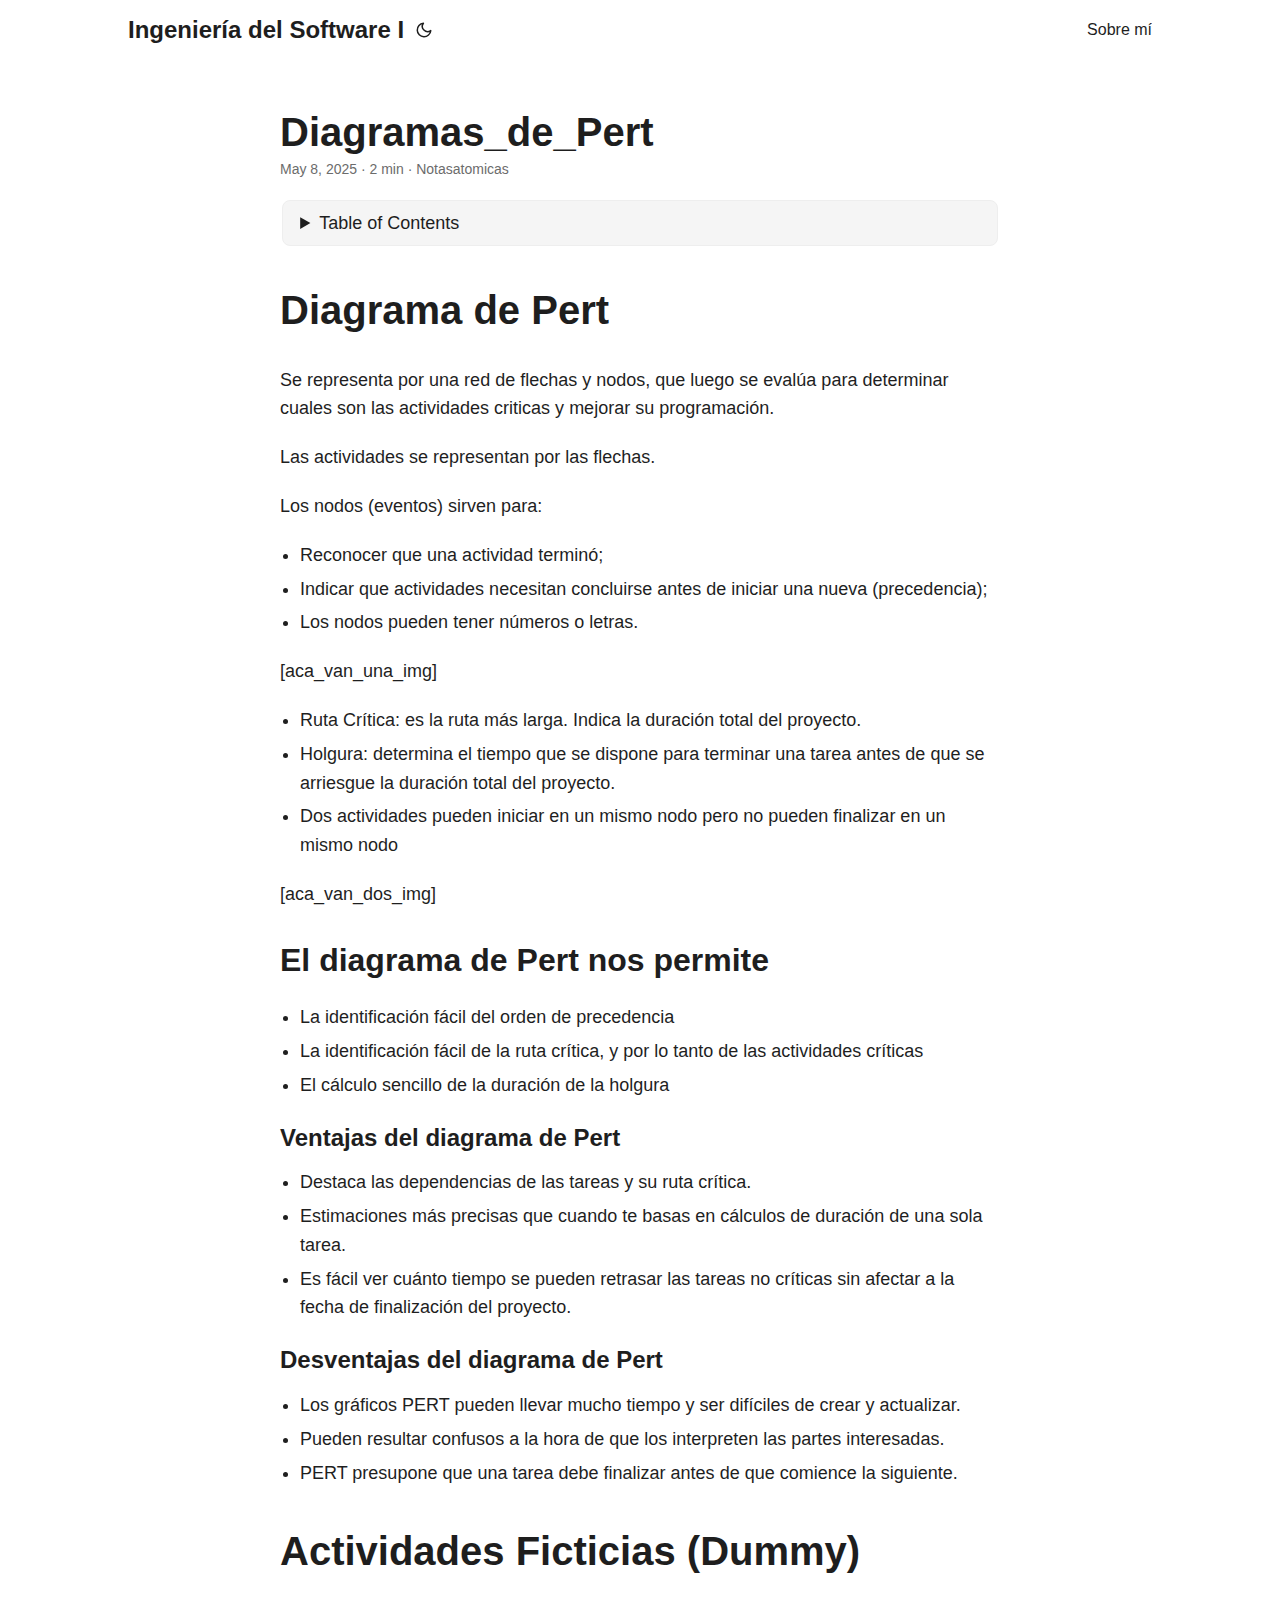
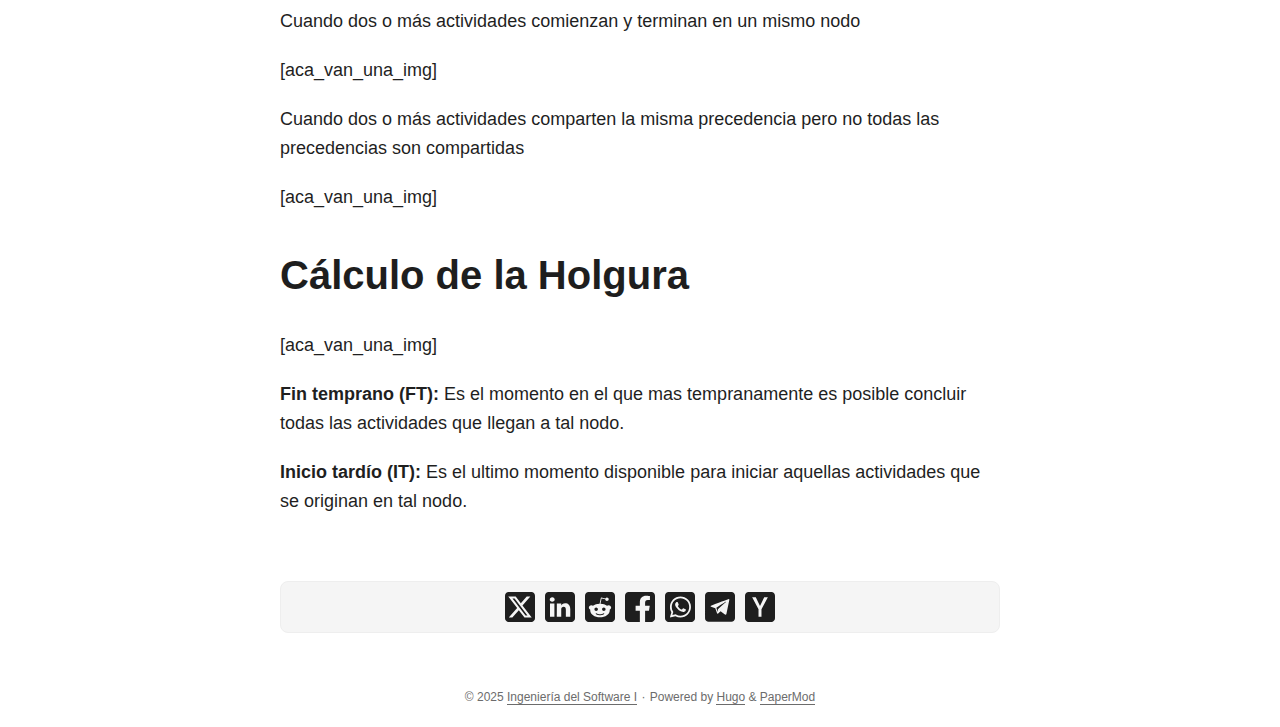
<file: posts/diagramas_de_pert/index.html>
<!doctype html><html lang=en dir=auto><head><meta charset=utf-8><meta http-equiv=X-UA-Compatible content="IE=edge"><meta name=viewport content="width=device-width,initial-scale=1,shrink-to-fit=no"><meta name=robots content="index, follow"><title>Diagramas_de_Pert | Ingeniería del Software I</title>
<meta name=keywords content><meta name=description content="Diagrama de Pert
Se representa por una red de flechas y nodos, que luego se evalúa para determinar cuales son las
actividades criticas y mejorar su programación.
Las actividades se representan por las flechas.
Los nodos (eventos) sirven para:

Reconocer que una actividad terminó;
Indicar que actividades necesitan concluirse antes de iniciar una nueva (precedencia);
Los nodos pueden tener números o letras.

[aca_van_una_img]

Ruta Crítica: es la ruta más larga. Indica la duración total del proyecto.
Holgura: determina el tiempo que se dispone para terminar una tarea antes de que se arriesgue la duración total del proyecto.
Dos actividades pueden iniciar en un mismo nodo pero no pueden finalizar en un mismo nodo

[aca_van_dos_img]"><meta name=author content="Notasatomicas"><link rel=canonical href=https://notasatomicas.github.io/posts/diagramas_de_pert/><link crossorigin=anonymous href=/assets/css/stylesheet.f49d66caae9ea0fd43f21f29e71a8d3e284517ed770f2aa86fa012953ad3c9ef.css integrity="sha256-9J1myq6eoP1D8h8p5xqNPihFF+13Dyqob6ASlTrTye8=" rel="preload stylesheet" as=style><link rel=icon href=https://notasatomicas.github.io/favicon.ico><link rel=icon type=image/png sizes=16x16 href=https://notasatomicas.github.io/favicon-16x16.png><link rel=icon type=image/png sizes=32x32 href=https://notasatomicas.github.io/favicon-32x32.png><link rel=apple-touch-icon href=https://notasatomicas.github.io/apple-touch-icon.png><link rel=mask-icon href=https://notasatomicas.github.io/safari-pinned-tab.svg><meta name=theme-color content="#2e2e33"><meta name=msapplication-TileColor content="#2e2e33"><link rel=alternate hreflang=en href=https://notasatomicas.github.io/posts/diagramas_de_pert/><noscript><style>#theme-toggle,.top-link{display:none}</style></noscript><meta property="og:url" content="https://notasatomicas.github.io/posts/diagramas_de_pert/"><meta property="og:site_name" content="Ingeniería del Software I"><meta property="og:title" content="Diagramas_de_Pert"><meta property="og:description" content="Diagrama de Pert Se representa por una red de flechas y nodos, que luego se evalúa para determinar cuales son las actividades criticas y mejorar su programación.
Las actividades se representan por las flechas.
Los nodos (eventos) sirven para:
Reconocer que una actividad terminó; Indicar que actividades necesitan concluirse antes de iniciar una nueva (precedencia); Los nodos pueden tener números o letras. [aca_van_una_img]
Ruta Crítica: es la ruta más larga. Indica la duración total del proyecto. Holgura: determina el tiempo que se dispone para terminar una tarea antes de que se arriesgue la duración total del proyecto. Dos actividades pueden iniciar en un mismo nodo pero no pueden finalizar en un mismo nodo [aca_van_dos_img]"><meta property="og:locale" content="es"><meta property="og:type" content="article"><meta property="article:section" content="posts"><meta property="article:published_time" content="2025-05-08T12:22:28-03:00"><meta property="article:modified_time" content="2025-05-08T12:22:28-03:00"><meta name=twitter:card content="summary"><meta name=twitter:title content="Diagramas_de_Pert"><meta name=twitter:description content="Diagrama de Pert
Se representa por una red de flechas y nodos, que luego se evalúa para determinar cuales son las
actividades criticas y mejorar su programación.
Las actividades se representan por las flechas.
Los nodos (eventos) sirven para:

Reconocer que una actividad terminó;
Indicar que actividades necesitan concluirse antes de iniciar una nueva (precedencia);
Los nodos pueden tener números o letras.

[aca_van_una_img]

Ruta Crítica: es la ruta más larga. Indica la duración total del proyecto.
Holgura: determina el tiempo que se dispone para terminar una tarea antes de que se arriesgue la duración total del proyecto.
Dos actividades pueden iniciar en un mismo nodo pero no pueden finalizar en un mismo nodo

[aca_van_dos_img]"><script type=application/ld+json>{"@context":"https://schema.org","@type":"BreadcrumbList","itemListElement":[{"@type":"ListItem","position":1,"name":"Posts","item":"https://notasatomicas.github.io/posts/"},{"@type":"ListItem","position":2,"name":"Diagramas_de_Pert","item":"https://notasatomicas.github.io/posts/diagramas_de_pert/"}]}</script><script type=application/ld+json>{"@context":"https://schema.org","@type":"BlogPosting","headline":"Diagramas_de_Pert","name":"Diagramas_de_Pert","description":"Diagrama de Pert Se representa por una red de flechas y nodos, que luego se evalúa para determinar cuales son las actividades criticas y mejorar su programación.\nLas actividades se representan por las flechas.\nLos nodos (eventos) sirven para:\nReconocer que una actividad terminó; Indicar que actividades necesitan concluirse antes de iniciar una nueva (precedencia); Los nodos pueden tener números o letras. [aca_van_una_img]\nRuta Crítica: es la ruta más larga. Indica la duración total del proyecto. Holgura: determina el tiempo que se dispone para terminar una tarea antes de que se arriesgue la duración total del proyecto. Dos actividades pueden iniciar en un mismo nodo pero no pueden finalizar en un mismo nodo [aca_van_dos_img]\n","keywords":[],"articleBody":"Diagrama de Pert Se representa por una red de flechas y nodos, que luego se evalúa para determinar cuales son las actividades criticas y mejorar su programación.\nLas actividades se representan por las flechas.\nLos nodos (eventos) sirven para:\nReconocer que una actividad terminó; Indicar que actividades necesitan concluirse antes de iniciar una nueva (precedencia); Los nodos pueden tener números o letras. [aca_van_una_img]\nRuta Crítica: es la ruta más larga. Indica la duración total del proyecto. Holgura: determina el tiempo que se dispone para terminar una tarea antes de que se arriesgue la duración total del proyecto. Dos actividades pueden iniciar en un mismo nodo pero no pueden finalizar en un mismo nodo [aca_van_dos_img]\nEl diagrama de Pert nos permite La identificación fácil del orden de precedencia La identificación fácil de la ruta crítica, y por lo tanto de las actividades críticas El cálculo sencillo de la duración de la holgura Ventajas del diagrama de Pert Destaca las dependencias de las tareas y su ruta crítica. Estimaciones más precisas que cuando te basas en cálculos de duración de una sola tarea. Es fácil ver cuánto tiempo se pueden retrasar las tareas no críticas sin afectar a la fecha de finalización del proyecto. Desventajas del diagrama de Pert Los gráficos PERT pueden llevar mucho tiempo y ser difíciles de crear y actualizar. Pueden resultar confusos a la hora de que los interpreten las partes interesadas. PERT presupone que una tarea debe finalizar antes de que comience la siguiente. Actividades Ficticias (Dummy) Cuando dos o más actividades comienzan y terminan en un mismo nodo\n[aca_van_una_img]\nCuando dos o más actividades comparten la misma precedencia pero no todas las precedencias son compartidas\n[aca_van_una_img]\nCálculo de la Holgura [aca_van_una_img]\nFin temprano (FT): Es el momento en el que mas tempranamente es posible concluir todas las actividades que llegan a tal nodo.\nInicio tardío (IT): Es el ultimo momento disponible para iniciar aquellas actividades que se originan en tal nodo.\n","wordCount":"325","inLanguage":"en","datePublished":"2025-05-08T12:22:28-03:00","dateModified":"2025-05-08T12:22:28-03:00","author":{"@type":"Person","name":"Notasatomicas"},"mainEntityOfPage":{"@type":"WebPage","@id":"https://notasatomicas.github.io/posts/diagramas_de_pert/"},"publisher":{"@type":"Organization","name":"Ingeniería del Software I","logo":{"@type":"ImageObject","url":"https://notasatomicas.github.io/favicon.ico"}}}</script></head><body id=top><script>localStorage.getItem("pref-theme")==="dark"&&document.body.classList.add("dark")</script><header class=header><nav class=nav><div class=logo><a href=https://notasatomicas.github.io/ accesskey=h title="Ingeniería del Software I (Alt + H)">Ingeniería del Software I</a><div class=logo-switches><button id=theme-toggle accesskey=t title="(Alt + T)" aria-label="Toggle theme"><svg id="moon" width="24" height="18" viewBox="0 0 24 24" fill="none" stroke="currentcolor" stroke-width="2" stroke-linecap="round" stroke-linejoin="round"><path d="M21 12.79A9 9 0 1111.21 3 7 7 0 0021 12.79z"/></svg><svg id="sun" width="24" height="18" viewBox="0 0 24 24" fill="none" stroke="currentcolor" stroke-width="2" stroke-linecap="round" stroke-linejoin="round"><circle cx="12" cy="12" r="5"/><line x1="12" y1="1" x2="12" y2="3"/><line x1="12" y1="21" x2="12" y2="23"/><line x1="4.22" y1="4.22" x2="5.64" y2="5.64"/><line x1="18.36" y1="18.36" x2="19.78" y2="19.78"/><line x1="1" y1="12" x2="3" y2="12"/><line x1="21" y1="12" x2="23" y2="12"/><line x1="4.22" y1="19.78" x2="5.64" y2="18.36"/><line x1="18.36" y1="5.64" x2="19.78" y2="4.22"/></svg></button></div></div><ul id=menu><li><a href=https://notasatomicas.github.io/about/ title="Sobre mí"><span>Sobre mí</span></a></li></ul></nav></header><main class=main><article class=post-single><header class=post-header><h1 class="post-title entry-hint-parent">Diagramas_de_Pert</h1><div class=post-meta><span title='2025-05-08 12:22:28 -0300 -0300'>May 8, 2025</span>&nbsp;·&nbsp;2 min&nbsp;·&nbsp;Notasatomicas</div></header><div class=toc><details><summary accesskey=c title="(Alt + C)"><span class=details>Table of Contents</span></summary><div class=inner><ul><li><a href=#diagrama-de-pert aria-label="Diagrama de Pert">Diagrama de Pert</a><ul><li><a href=#el-diagrama-de-pert-nos-permite aria-label="El diagrama de Pert nos permite">El diagrama de Pert nos permite</a><ul><li><a href=#ventajas-del-diagrama-de-pert aria-label="Ventajas del diagrama de Pert">Ventajas del diagrama de Pert</a></li><li><a href=#desventajas-del-diagrama-de-pert aria-label="Desventajas del diagrama de Pert">Desventajas del diagrama de Pert</a></li></ul></li></ul></li><li><a href=#actividades-ficticias-dummy aria-label="Actividades Ficticias (Dummy)">Actividades Ficticias (Dummy)</a></li><li><a href=#c%c3%a1lculo-de-la-holgura aria-label="Cálculo de la Holgura">Cálculo de la Holgura</a></li></ul></div></details></div><div class=post-content><h1 id=diagrama-de-pert>Diagrama de Pert<a hidden class=anchor aria-hidden=true href=#diagrama-de-pert>#</a></h1><p>Se representa por una red de flechas y nodos, que luego se evalúa para determinar cuales son las
actividades criticas y mejorar su programación.</p><p>Las actividades se representan por las flechas.</p><p>Los nodos (eventos) sirven para:</p><ul><li>Reconocer que una actividad terminó;</li><li>Indicar que actividades necesitan concluirse antes de iniciar una nueva (precedencia);</li><li>Los nodos pueden tener números o letras.</li></ul><p>[aca_van_una_img]</p><ul><li>Ruta Crítica: es la ruta más larga. Indica la duración total del proyecto.</li><li>Holgura: determina el tiempo que se dispone para terminar una tarea antes de que se arriesgue la duración total del proyecto.</li><li>Dos actividades pueden iniciar en un mismo nodo pero no pueden finalizar en un mismo nodo</li></ul><p>[aca_van_dos_img]</p><h2 id=el-diagrama-de-pert-nos-permite>El diagrama de Pert nos permite<a hidden class=anchor aria-hidden=true href=#el-diagrama-de-pert-nos-permite>#</a></h2><ul><li>La identificación fácil del orden de precedencia</li><li>La identificación fácil de la ruta crítica, y por lo tanto de las actividades críticas</li><li>El cálculo sencillo de la duración de la holgura</li></ul><h3 id=ventajas-del-diagrama-de-pert>Ventajas del diagrama de Pert<a hidden class=anchor aria-hidden=true href=#ventajas-del-diagrama-de-pert>#</a></h3><ul><li>Destaca las dependencias de las tareas y su ruta crítica.</li><li>Estimaciones más precisas que cuando te basas en cálculos de duración de una sola tarea.</li><li>Es fácil ver cuánto tiempo se pueden retrasar las tareas no críticas sin afectar a la fecha de finalización del proyecto.</li></ul><h3 id=desventajas-del-diagrama-de-pert>Desventajas del diagrama de Pert<a hidden class=anchor aria-hidden=true href=#desventajas-del-diagrama-de-pert>#</a></h3><ul><li>Los gráficos PERT pueden llevar mucho tiempo y ser difíciles de crear y actualizar.</li><li>Pueden resultar confusos a la hora de que los interpreten las partes interesadas.</li><li>PERT presupone que una tarea debe finalizar antes de que comience la siguiente.</li></ul><h1 id=actividades-ficticias-dummy>Actividades Ficticias (Dummy)<a hidden class=anchor aria-hidden=true href=#actividades-ficticias-dummy>#</a></h1><p>Cuando dos o más actividades comienzan y terminan en un mismo nodo</p><p>[aca_van_una_img]</p><p>Cuando dos o más actividades comparten la misma precedencia pero no todas las precedencias son compartidas</p><p>[aca_van_una_img]</p><h1 id=cálculo-de-la-holgura>Cálculo de la Holgura<a hidden class=anchor aria-hidden=true href=#cálculo-de-la-holgura>#</a></h1><p>[aca_van_una_img]</p><p><strong>Fin temprano (FT):</strong> Es el momento en el que mas tempranamente es posible concluir todas las actividades que llegan a tal nodo.</p><p><strong>Inicio tardío (IT):</strong> Es el ultimo momento disponible para iniciar aquellas actividades que se originan en tal nodo.</p></div><footer class=post-footer><ul class=post-tags></ul><ul class=share-buttons><li><a target=_blank rel="noopener noreferrer" aria-label="share Diagramas_de_Pert on x" href="https://x.com/intent/tweet/?text=Diagramas_de_Pert&amp;url=https%3a%2f%2fnotasatomicas.github.io%2fposts%2fdiagramas_de_pert%2f&amp;hashtags="><svg viewBox="0 0 512 512" height="30" width="30" fill="currentcolor"><path d="M512 62.554V449.446C512 483.97 483.97 512 449.446 512H62.554C28.03 512 0 483.97.0 449.446V62.554C0 28.03 28.029.0 62.554.0H449.446C483.971.0 512 28.03 512 62.554zM269.951 190.75 182.567 75.216H56L207.216 272.95 63.9 436.783h61.366L235.9 310.383l96.667 126.4H456L298.367 228.367l134-153.151H371.033zM127.633 110h36.468l219.38 290.065H349.5z"/></svg></a></li><li><a target=_blank rel="noopener noreferrer" aria-label="share Diagramas_de_Pert on linkedin" href="https://www.linkedin.com/shareArticle?mini=true&amp;url=https%3a%2f%2fnotasatomicas.github.io%2fposts%2fdiagramas_de_pert%2f&amp;title=Diagramas_de_Pert&amp;summary=Diagramas_de_Pert&amp;source=https%3a%2f%2fnotasatomicas.github.io%2fposts%2fdiagramas_de_pert%2f"><svg viewBox="0 0 512 512" height="30" width="30" fill="currentcolor"><path d="M449.446.0C483.971.0 512 28.03 512 62.554v386.892C512 483.97 483.97 512 449.446 512H62.554c-34.524.0-62.554-28.03-62.554-62.554V62.554c0-34.524 28.029-62.554 62.554-62.554h386.892zM160.461 423.278V197.561h-75.04v225.717h75.04zm270.539.0V293.839c0-69.333-37.018-101.586-86.381-101.586-39.804.0-57.634 21.891-67.617 37.266v-31.958h-75.021c.995 21.181.0 225.717.0 225.717h75.02V297.222c0-6.748.486-13.492 2.474-18.315 5.414-13.475 17.767-27.434 38.494-27.434 27.135.0 38.007 20.707 38.007 51.037v120.768H431zM123.448 88.722C97.774 88.722 81 105.601 81 127.724c0 21.658 16.264 39.002 41.455 39.002h.484c26.165.0 42.452-17.344 42.452-39.002-.485-22.092-16.241-38.954-41.943-39.002z"/></svg></a></li><li><a target=_blank rel="noopener noreferrer" aria-label="share Diagramas_de_Pert on reddit" href="https://reddit.com/submit?url=https%3a%2f%2fnotasatomicas.github.io%2fposts%2fdiagramas_de_pert%2f&title=Diagramas_de_Pert"><svg viewBox="0 0 512 512" height="30" width="30" fill="currentcolor"><path d="M449.446.0C483.971.0 512 28.03 512 62.554v386.892C512 483.97 483.97 512 449.446 512H62.554c-34.524.0-62.554-28.03-62.554-62.554V62.554c0-34.524 28.029-62.554 62.554-62.554h386.892zM446 265.638c0-22.964-18.616-41.58-41.58-41.58-11.211.0-21.361 4.457-28.841 11.666-28.424-20.508-67.586-33.757-111.204-35.278l18.941-89.121 61.884 13.157c.756 15.734 13.642 28.29 29.56 28.29 16.407.0 29.706-13.299 29.706-29.701.0-16.403-13.299-29.702-29.706-29.702-11.666.0-21.657 6.792-26.515 16.578l-69.105-14.69c-1.922-.418-3.939-.042-5.585 1.036-1.658 1.073-2.811 2.761-3.224 4.686l-21.152 99.438c-44.258 1.228-84.046 14.494-112.837 35.232-7.468-7.164-17.589-11.591-28.757-11.591-22.965.0-41.585 18.616-41.585 41.58.0 16.896 10.095 31.41 24.568 37.918-.639 4.135-.99 8.328-.99 12.576.0 63.977 74.469 115.836 166.33 115.836s166.334-51.859 166.334-115.836c0-4.218-.347-8.387-.977-12.493 14.564-6.47 24.735-21.034 24.735-38.001zM326.526 373.831c-20.27 20.241-59.115 21.816-70.534 21.816-11.428.0-50.277-1.575-70.522-21.82-3.007-3.008-3.007-7.882.0-10.889 3.003-2.999 7.882-3.003 10.885.0 12.777 12.781 40.11 17.317 59.637 17.317 19.522.0 46.86-4.536 59.657-17.321 3.016-2.999 7.886-2.995 10.885.008 3.008 3.011 3.003 7.882-.008 10.889zm-5.23-48.781c-16.373.0-29.701-13.324-29.701-29.698.0-16.381 13.328-29.714 29.701-29.714 16.378.0 29.706 13.333 29.706 29.714.0 16.374-13.328 29.698-29.706 29.698zM160.91 295.348c0-16.381 13.328-29.71 29.714-29.71 16.369.0 29.689 13.329 29.689 29.71.0 16.373-13.32 29.693-29.689 29.693-16.386.0-29.714-13.32-29.714-29.693z"/></svg></a></li><li><a target=_blank rel="noopener noreferrer" aria-label="share Diagramas_de_Pert on facebook" href="https://facebook.com/sharer/sharer.php?u=https%3a%2f%2fnotasatomicas.github.io%2fposts%2fdiagramas_de_pert%2f"><svg viewBox="0 0 512 512" height="30" width="30" fill="currentcolor"><path d="M449.446.0C483.971.0 512 28.03 512 62.554v386.892C512 483.97 483.97 512 449.446 512H342.978V319.085h66.6l12.672-82.621h-79.272v-53.617c0-22.603 11.073-44.636 46.58-44.636H425.6v-70.34s-32.71-5.582-63.982-5.582c-65.288.0-107.96 39.569-107.96 111.204v62.971h-72.573v82.621h72.573V512h-191.104c-34.524.0-62.554-28.03-62.554-62.554V62.554c0-34.524 28.029-62.554 62.554-62.554h386.892z"/></svg></a></li><li><a target=_blank rel="noopener noreferrer" aria-label="share Diagramas_de_Pert on whatsapp" href="https://api.whatsapp.com/send?text=Diagramas_de_Pert%20-%20https%3a%2f%2fnotasatomicas.github.io%2fposts%2fdiagramas_de_pert%2f"><svg viewBox="0 0 512 512" height="30" width="30" fill="currentcolor"><path d="M449.446.0C483.971.0 512 28.03 512 62.554v386.892C512 483.97 483.97 512 449.446 512H62.554c-34.524.0-62.554-28.03-62.554-62.554V62.554c0-34.524 28.029-62.554 62.554-62.554h386.892zm-58.673 127.703c-33.842-33.881-78.847-52.548-126.798-52.568-98.799.0-179.21 80.405-179.249 179.234-.013 31.593 8.241 62.428 23.927 89.612l-25.429 92.884 95.021-24.925c26.181 14.28 55.659 21.807 85.658 21.816h.074c98.789.0 179.206-80.413 179.247-179.243.018-47.895-18.61-92.93-52.451-126.81zM263.976 403.485h-.06c-26.734-.01-52.954-7.193-75.828-20.767l-5.441-3.229-56.386 14.792 15.05-54.977-3.542-5.637c-14.913-23.72-22.791-51.136-22.779-79.287.033-82.142 66.867-148.971 149.046-148.971 39.793.014 77.199 15.531 105.329 43.692 28.128 28.16 43.609 65.592 43.594 105.4-.034 82.149-66.866 148.983-148.983 148.984zm81.721-111.581c-4.479-2.242-26.499-13.075-30.604-14.571-4.105-1.495-7.091-2.241-10.077 2.241-2.986 4.483-11.569 14.572-14.182 17.562-2.612 2.988-5.225 3.364-9.703 1.12-4.479-2.241-18.91-6.97-36.017-22.23C231.8 264.15 222.81 249.484 220.198 245s-.279-6.908 1.963-9.14c2.016-2.007 4.48-5.232 6.719-7.847 2.24-2.615 2.986-4.484 4.479-7.472 1.493-2.99.747-5.604-.374-7.846-1.119-2.241-10.077-24.288-13.809-33.256-3.635-8.733-7.327-7.55-10.077-7.688-2.609-.13-5.598-.158-8.583-.158-2.986.0-7.839 1.121-11.944 5.604-4.105 4.484-15.675 15.32-15.675 37.364.0 22.046 16.048 43.342 18.287 46.332 2.24 2.99 31.582 48.227 76.511 67.627 10.685 4.615 19.028 7.371 25.533 9.434 10.728 3.41 20.492 2.929 28.209 1.775 8.605-1.285 26.499-10.833 30.231-21.295 3.732-10.464 3.732-19.431 2.612-21.298-1.119-1.869-4.105-2.99-8.583-5.232z"/></svg></a></li><li><a target=_blank rel="noopener noreferrer" aria-label="share Diagramas_de_Pert on telegram" href="https://telegram.me/share/url?text=Diagramas_de_Pert&amp;url=https%3a%2f%2fnotasatomicas.github.io%2fposts%2fdiagramas_de_pert%2f"><svg viewBox="2 2 28 28" height="30" width="30" fill="currentcolor"><path d="M26.49 29.86H5.5a3.37 3.37.0 01-2.47-1 3.35 3.35.0 01-1-2.47V5.48A3.36 3.36.0 013 3 3.37 3.37.0 015.5 2h21A3.38 3.38.0 0129 3a3.36 3.36.0 011 2.46V26.37a3.35 3.35.0 01-1 2.47 3.38 3.38.0 01-2.51 1.02zm-5.38-6.71a.79.79.0 00.85-.66L24.73 9.24a.55.55.0 00-.18-.46.62.62.0 00-.41-.17q-.08.0-16.53 6.11a.59.59.0 00-.41.59.57.57.0 00.43.52l4 1.24 1.61 4.83a.62.62.0 00.63.43.56.56.0 00.4-.17L16.54 20l4.09 3A.9.9.0 0021.11 23.15zM13.8 20.71l-1.21-4q8.72-5.55 8.78-5.55c.15.0.23.0.23.16a.18.18.0 010 .06s-2.51 2.3-7.52 6.8z"/></svg></a></li><li><a target=_blank rel="noopener noreferrer" aria-label="share Diagramas_de_Pert on ycombinator" href="https://news.ycombinator.com/submitlink?t=Diagramas_de_Pert&u=https%3a%2f%2fnotasatomicas.github.io%2fposts%2fdiagramas_de_pert%2f"><svg width="30" height="30" viewBox="0 0 512 512" fill="currentcolor" xmlns:inkscape="http://www.inkscape.org/namespaces/inkscape"><path d="M449.446.0C483.971.0 512 28.03 512 62.554V449.446C512 483.97 483.97 512 449.446 512H62.554C28.03 512 0 483.97.0 449.446V62.554C0 28.03 28.029.0 62.554.0H449.446zM183.8767 87.9921h-62.034L230.6673 292.4508V424.0079h50.6655V292.4508L390.1575 87.9921H328.1233L256 238.2489z"/></svg></a></li></ul></footer></article></main><footer class=footer><span>&copy; 2025 <a href=https://notasatomicas.github.io/>Ingeniería del Software I</a></span> ·
<span>Powered by
<a href=https://gohugo.io/ rel="noopener noreferrer" target=_blank>Hugo</a> &
        <a href=https://github.com/adityatelange/hugo-PaperMod/ rel=noopener target=_blank>PaperMod</a></span></footer><a href=#top aria-label="go to top" title="Go to Top (Alt + G)" class=top-link id=top-link accesskey=g><svg viewBox="0 0 12 6" fill="currentcolor"><path d="M12 6H0l6-6z"/></svg>
</a><script>let menu=document.getElementById("menu");menu&&(menu.scrollLeft=localStorage.getItem("menu-scroll-position"),menu.onscroll=function(){localStorage.setItem("menu-scroll-position",menu.scrollLeft)}),document.querySelectorAll('a[href^="#"]').forEach(e=>{e.addEventListener("click",function(e){e.preventDefault();var t=this.getAttribute("href").substr(1);window.matchMedia("(prefers-reduced-motion: reduce)").matches?document.querySelector(`[id='${decodeURIComponent(t)}']`).scrollIntoView():document.querySelector(`[id='${decodeURIComponent(t)}']`).scrollIntoView({behavior:"smooth"}),t==="top"?history.replaceState(null,null," "):history.pushState(null,null,`#${t}`)})})</script><script>var mybutton=document.getElementById("top-link");window.onscroll=function(){document.body.scrollTop>800||document.documentElement.scrollTop>800?(mybutton.style.visibility="visible",mybutton.style.opacity="1"):(mybutton.style.visibility="hidden",mybutton.style.opacity="0")}</script><script>document.getElementById("theme-toggle").addEventListener("click",()=>{document.body.className.includes("dark")?(document.body.classList.remove("dark"),localStorage.setItem("pref-theme","light")):(document.body.classList.add("dark"),localStorage.setItem("pref-theme","dark"))})</script><script>document.querySelectorAll("pre > code").forEach(e=>{const n=e.parentNode.parentNode,t=document.createElement("button");t.classList.add("copy-code"),t.innerHTML="copy";function s(){t.innerHTML="copied!",setTimeout(()=>{t.innerHTML="copy"},2e3)}t.addEventListener("click",t=>{if("clipboard"in navigator){navigator.clipboard.writeText(e.textContent),s();return}const n=document.createRange();n.selectNodeContents(e);const o=window.getSelection();o.removeAllRanges(),o.addRange(n);try{document.execCommand("copy"),s()}catch{}o.removeRange(n)}),n.classList.contains("highlight")?n.appendChild(t):n.parentNode.firstChild==n||(e.parentNode.parentNode.parentNode.parentNode.parentNode.nodeName=="TABLE"?e.parentNode.parentNode.parentNode.parentNode.parentNode.appendChild(t):e.parentNode.appendChild(t))})</script></body></html>
</file>
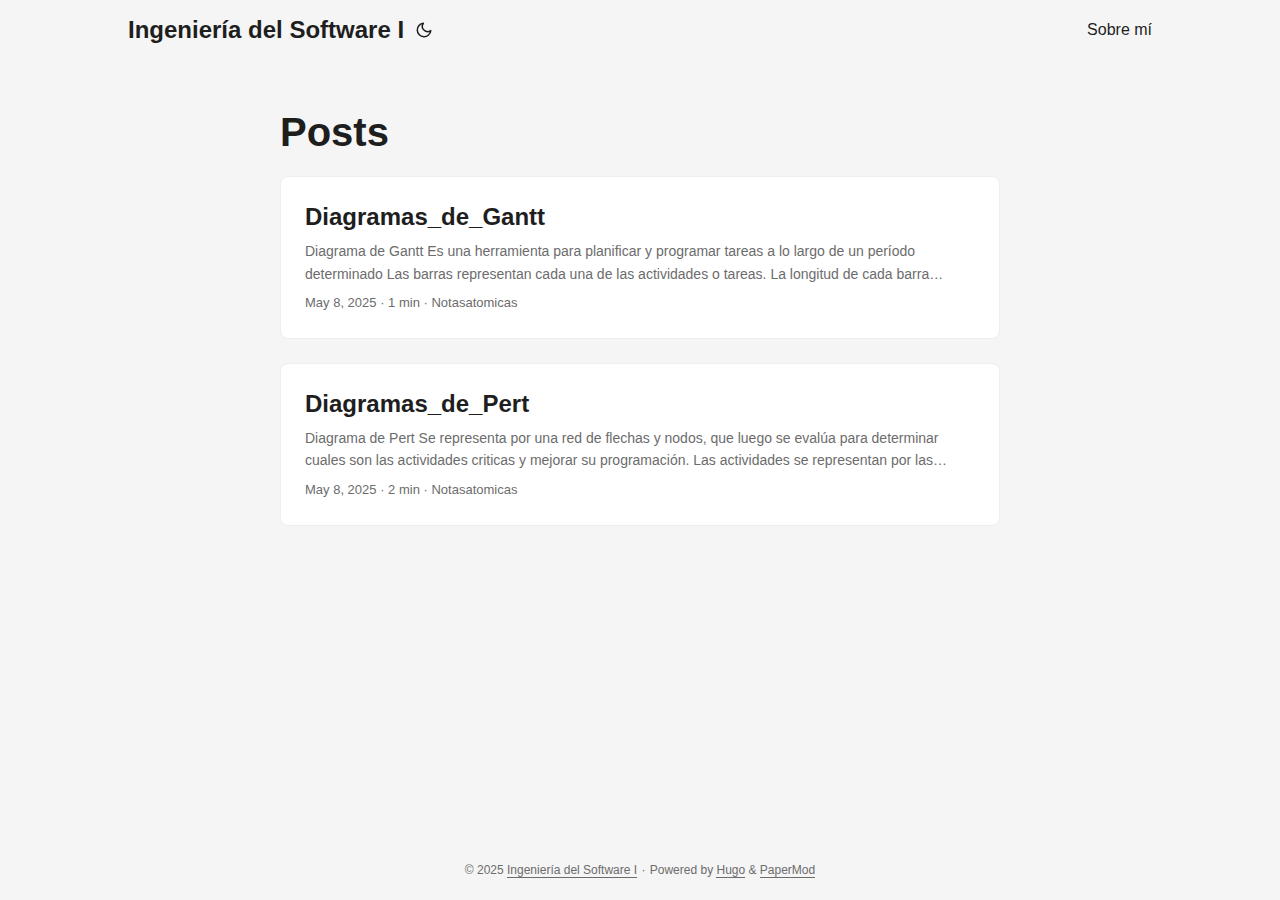
<file: posts/page/1/index.html>
<!doctype html><html lang=es><head><title>https://notasatomicas.github.io/posts/</title>
<link rel=canonical href=https://notasatomicas.github.io/posts/><meta name=robots content="noindex"><meta charset=utf-8><meta http-equiv=refresh content="0; url=https://notasatomicas.github.io/posts/"></head></html>
</file>
<file: _book/site_libs/quarto-html/tippy.css>
.tippy-box[data-animation=fade][data-state=hidden]{opacity:0}[data-tippy-root]{max-width:calc(100vw - 10px)}.tippy-box{position:relative;background-color:#333;color:#fff;border-radius:4px;font-size:14px;line-height:1.4;white-space:normal;outline:0;transition-property:transform,visibility,opacity}.tippy-box[data-placement^=top]>.tippy-arrow{bottom:0}.tippy-box[data-placement^=top]>.tippy-arrow:before{bottom:-7px;left:0;border-width:8px 8px 0;border-top-color:initial;transform-origin:center top}.tippy-box[data-placement^=bottom]>.tippy-arrow{top:0}.tippy-box[data-placement^=bottom]>.tippy-arrow:before{top:-7px;left:0;border-width:0 8px 8px;border-bottom-color:initial;transform-origin:center bottom}.tippy-box[data-placement^=left]>.tippy-arrow{right:0}.tippy-box[data-placement^=left]>.tippy-arrow:before{border-width:8px 0 8px 8px;border-left-color:initial;right:-7px;transform-origin:center left}.tippy-box[data-placement^=right]>.tippy-arrow{left:0}.tippy-box[data-placement^=right]>.tippy-arrow:before{left:-7px;border-width:8px 8px 8px 0;border-right-color:initial;transform-origin:center right}.tippy-box[data-inertia][data-state=visible]{transition-timing-function:cubic-bezier(.54,1.5,.38,1.11)}.tippy-arrow{width:16px;height:16px;color:#333}.tippy-arrow:before{content:"";position:absolute;border-color:transparent;border-style:solid}.tippy-content{position:relative;padding:5px 9px;z-index:1}
</file>
<file: _book/site_libs/quarto-html/quarto-syntax-highlighting-2f5df379a58b258e96c21c0638c20c03.css>
/* quarto syntax highlight colors */
:root {
  --quarto-hl-ot-color: #003B4F;
  --quarto-hl-at-color: #657422;
  --quarto-hl-ss-color: #20794D;
  --quarto-hl-an-color: #5E5E5E;
  --quarto-hl-fu-color: #4758AB;
  --quarto-hl-st-color: #20794D;
  --quarto-hl-cf-color: #003B4F;
  --quarto-hl-op-color: #5E5E5E;
  --quarto-hl-er-color: #AD0000;
  --quarto-hl-bn-color: #AD0000;
  --quarto-hl-al-color: #AD0000;
  --quarto-hl-va-color: #111111;
  --quarto-hl-bu-color: inherit;
  --quarto-hl-ex-color: inherit;
  --quarto-hl-pp-color: #AD0000;
  --quarto-hl-in-color: #5E5E5E;
  --quarto-hl-vs-color: #20794D;
  --quarto-hl-wa-color: #5E5E5E;
  --quarto-hl-do-color: #5E5E5E;
  --quarto-hl-im-color: #00769E;
  --quarto-hl-ch-color: #20794D;
  --quarto-hl-dt-color: #AD0000;
  --quarto-hl-fl-color: #AD0000;
  --quarto-hl-co-color: #5E5E5E;
  --quarto-hl-cv-color: #5E5E5E;
  --quarto-hl-cn-color: #8f5902;
  --quarto-hl-sc-color: #5E5E5E;
  --quarto-hl-dv-color: #AD0000;
  --quarto-hl-kw-color: #003B4F;
}

/* other quarto variables */
:root {
  --quarto-font-monospace: SFMono-Regular, Menlo, Monaco, Consolas, "Liberation Mono", "Courier New", monospace;
}

pre > code.sourceCode > span {
  color: #003B4F;
}

code span {
  color: #003B4F;
}

code.sourceCode > span {
  color: #003B4F;
}

div.sourceCode,
div.sourceCode pre.sourceCode {
  color: #003B4F;
}

code span.ot {
  color: #003B4F;
  font-style: inherit;
}

code span.at {
  color: #657422;
  font-style: inherit;
}

code span.ss {
  color: #20794D;
  font-style: inherit;
}

code span.an {
  color: #5E5E5E;
  font-style: inherit;
}

code span.fu {
  color: #4758AB;
  font-style: inherit;
}

code span.st {
  color: #20794D;
  font-style: inherit;
}

code span.cf {
  color: #003B4F;
  font-weight: bold;
  font-style: inherit;
}

code span.op {
  color: #5E5E5E;
  font-style: inherit;
}

code span.er {
  color: #AD0000;
  font-style: inherit;
}

code span.bn {
  color: #AD0000;
  font-style: inherit;
}

code span.al {
  color: #AD0000;
  font-style: inherit;
}

code span.va {
  color: #111111;
  font-style: inherit;
}

code span.bu {
  font-style: inherit;
}

code span.ex {
  font-style: inherit;
}

code span.pp {
  color: #AD0000;
  font-style: inherit;
}

code span.in {
  color: #5E5E5E;
  font-style: inherit;
}

code span.vs {
  color: #20794D;
  font-style: inherit;
}

code span.wa {
  color: #5E5E5E;
  font-style: italic;
}

code span.do {
  color: #5E5E5E;
  font-style: italic;
}

code span.im {
  color: #00769E;
  font-style: inherit;
}

code span.ch {
  color: #20794D;
  font-style: inherit;
}

code span.dt {
  color: #AD0000;
  font-style: inherit;
}

code span.fl {
  color: #AD0000;
  font-style: inherit;
}

code span.co {
  color: #5E5E5E;
  font-style: inherit;
}

code span.cv {
  color: #5E5E5E;
  font-style: italic;
}

code span.cn {
  color: #8f5902;
  font-style: inherit;
}

code span.sc {
  color: #5E5E5E;
  font-style: inherit;
}

code span.dv {
  color: #AD0000;
  font-style: inherit;
}

code span.kw {
  color: #003B4F;
  font-weight: bold;
  font-style: inherit;
}

.prevent-inlining {
  content: "</";
}

/*# sourceMappingURL=35eb38a806ee71ea6d2563be2308c832.css.map */
</file>
